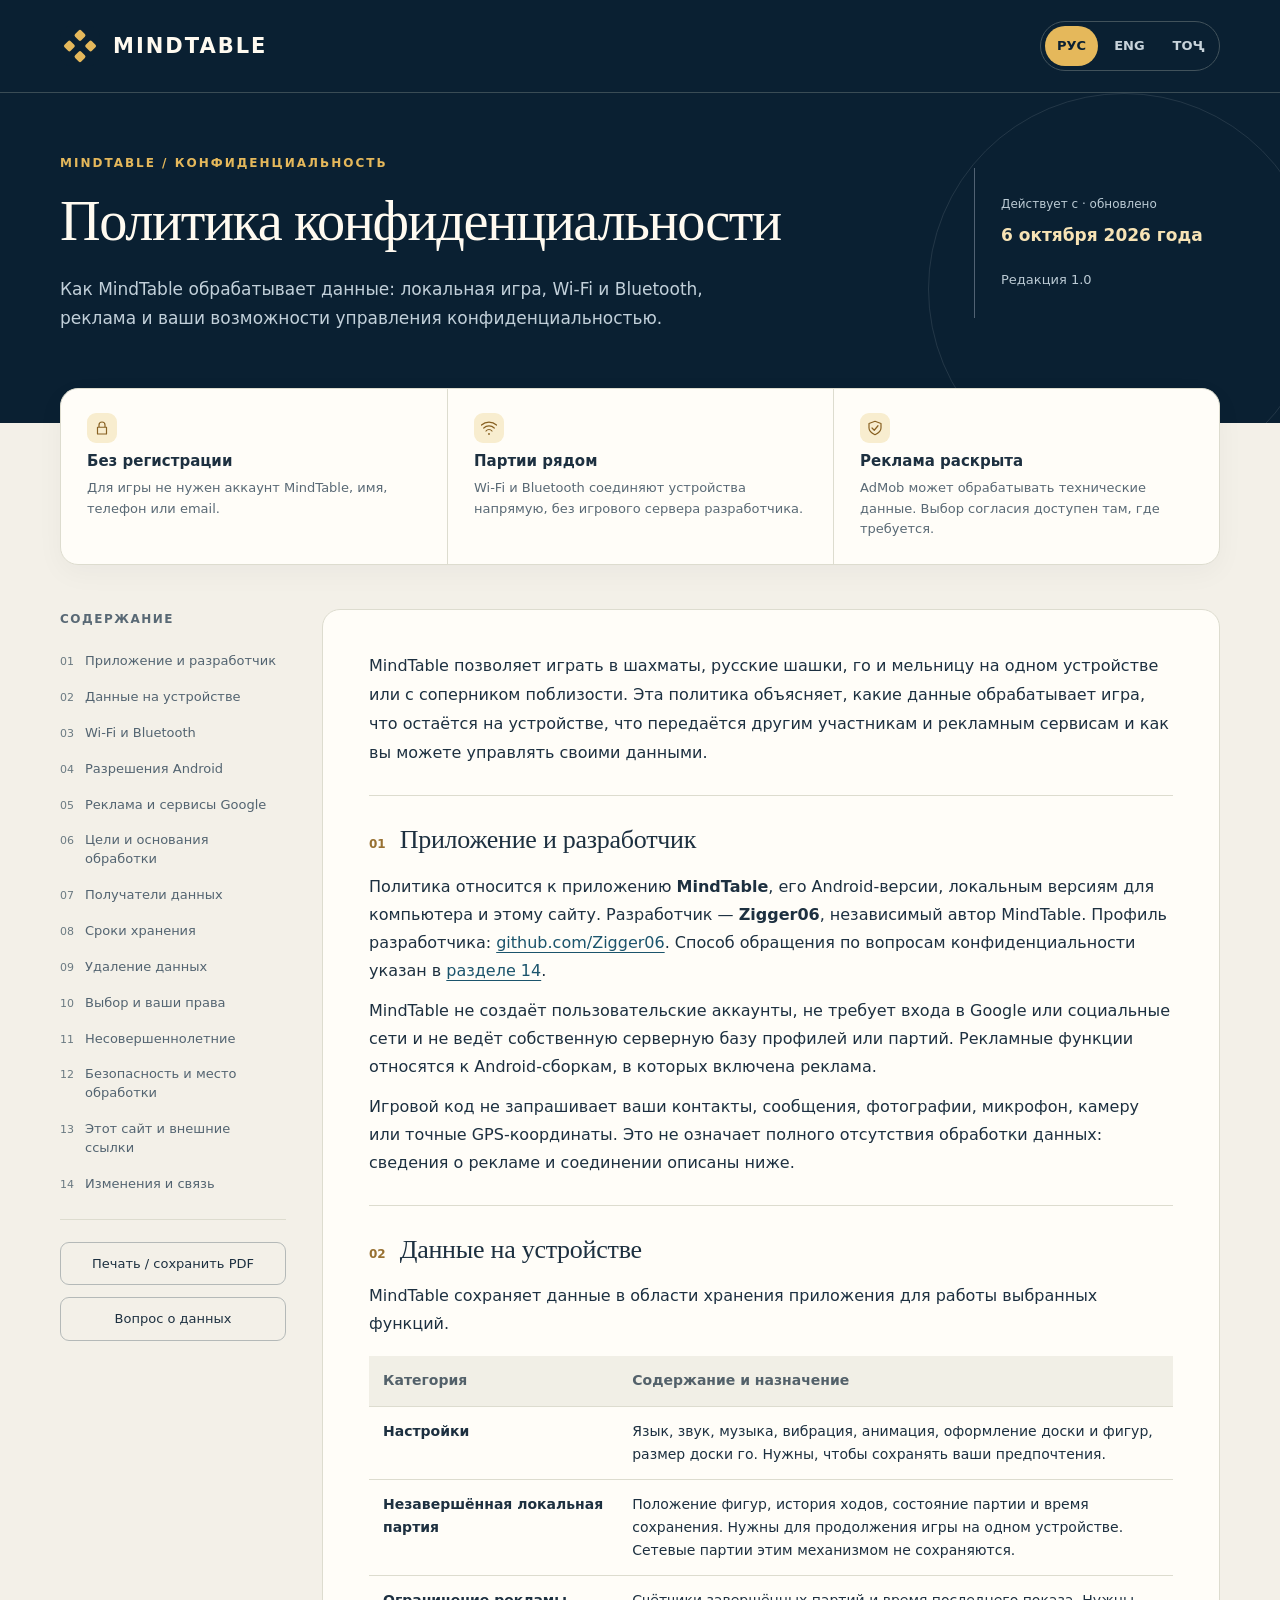
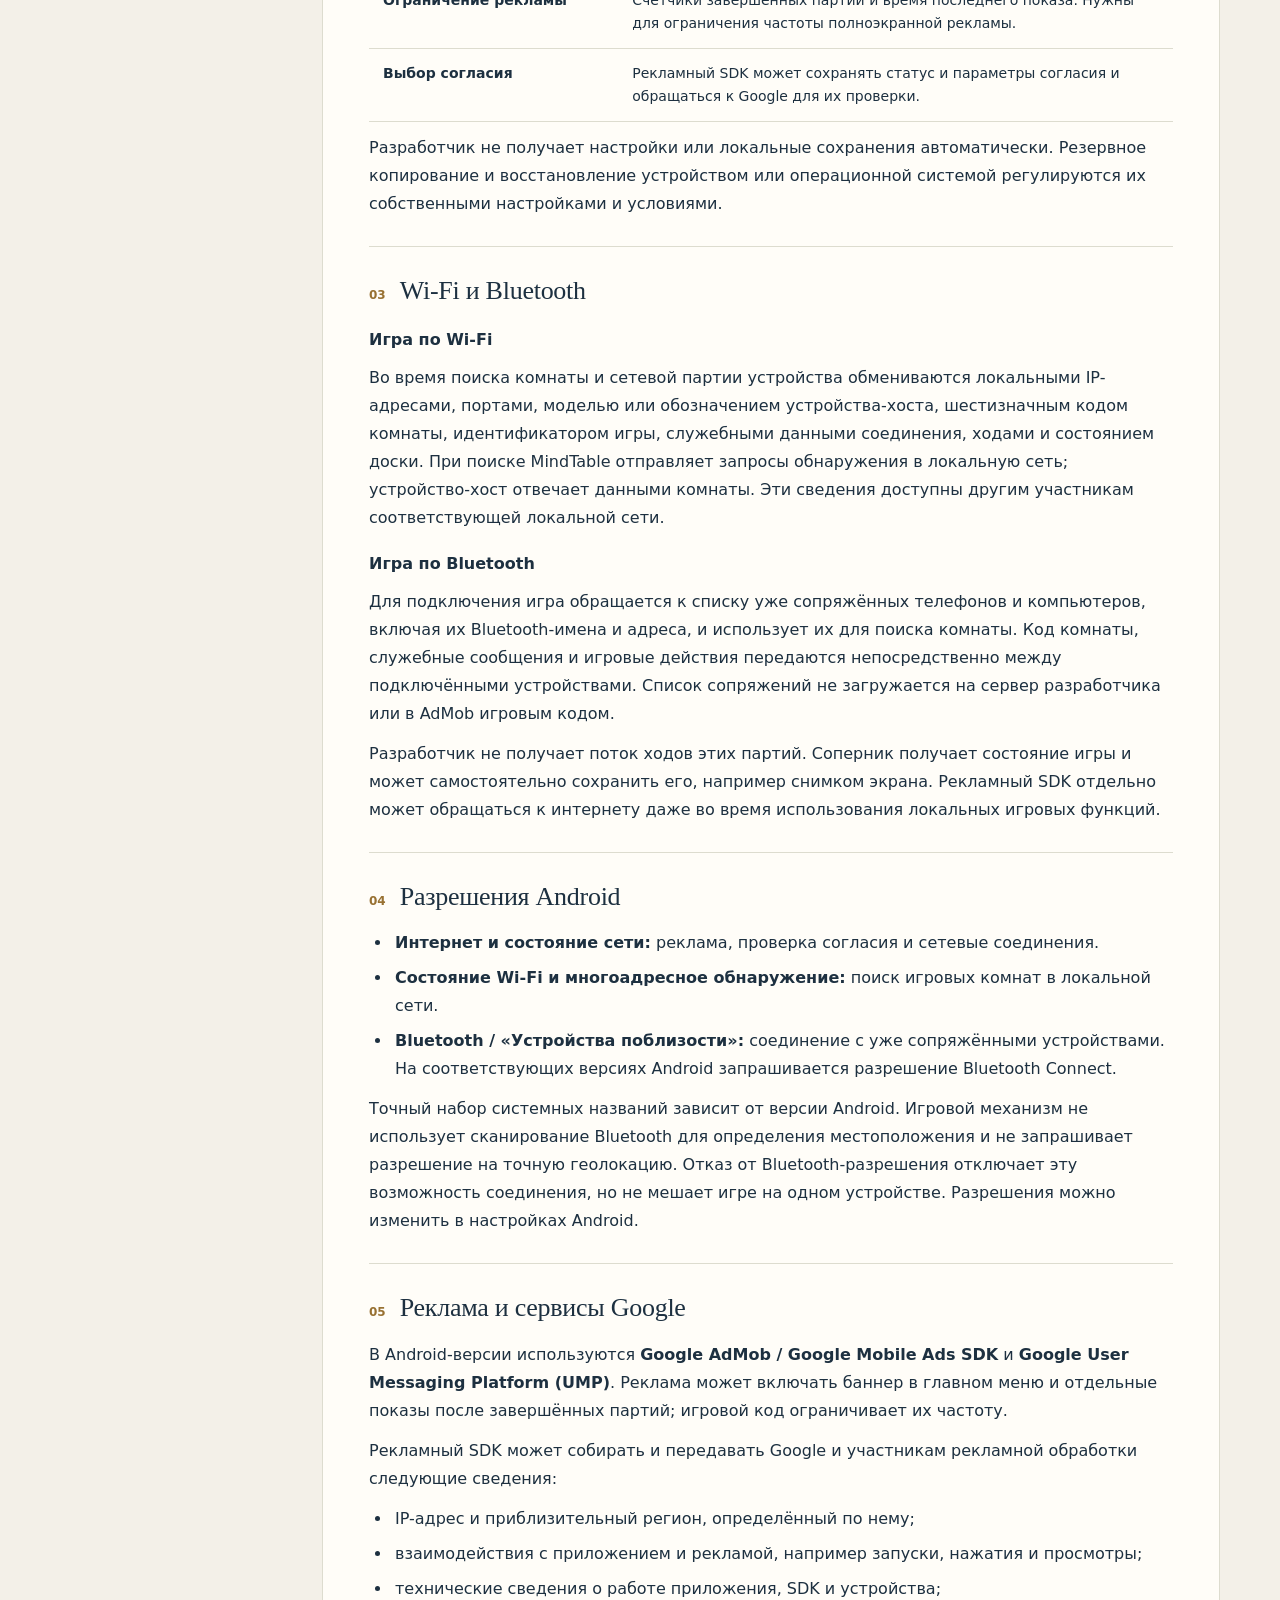
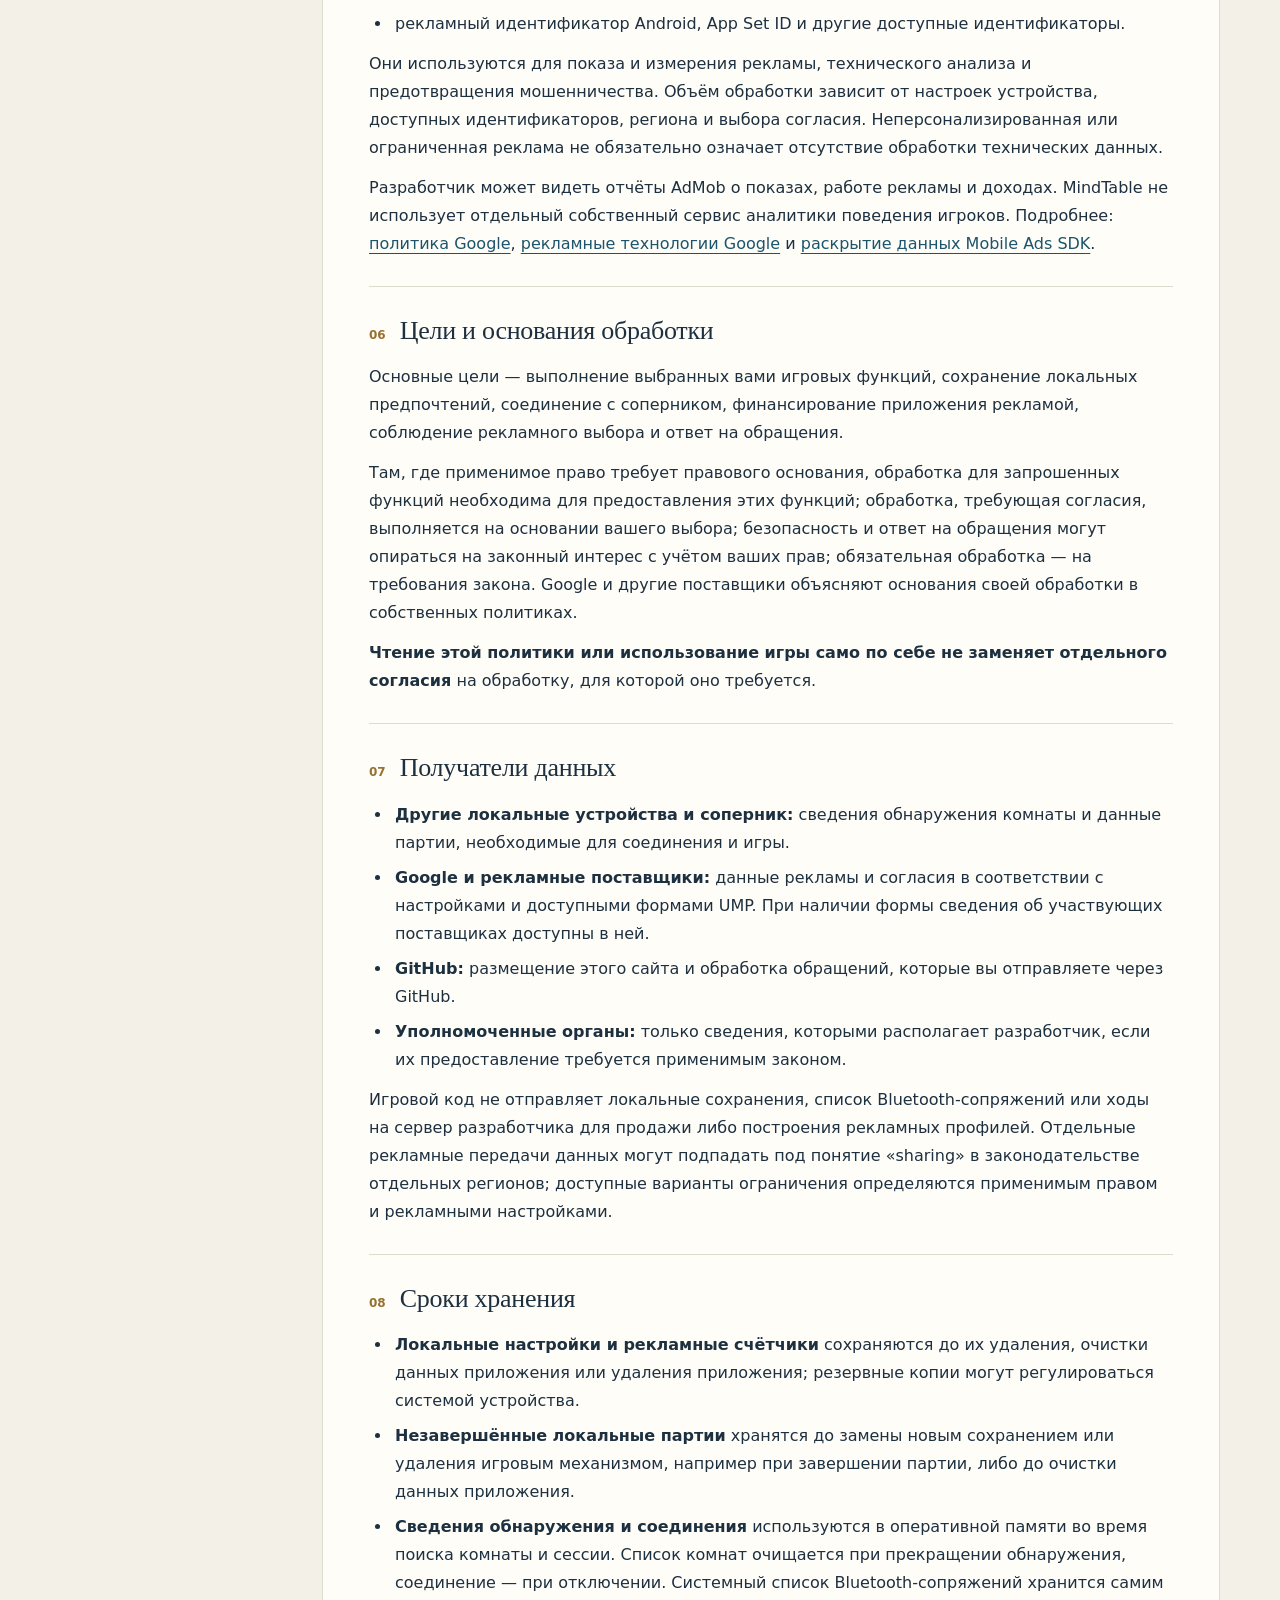
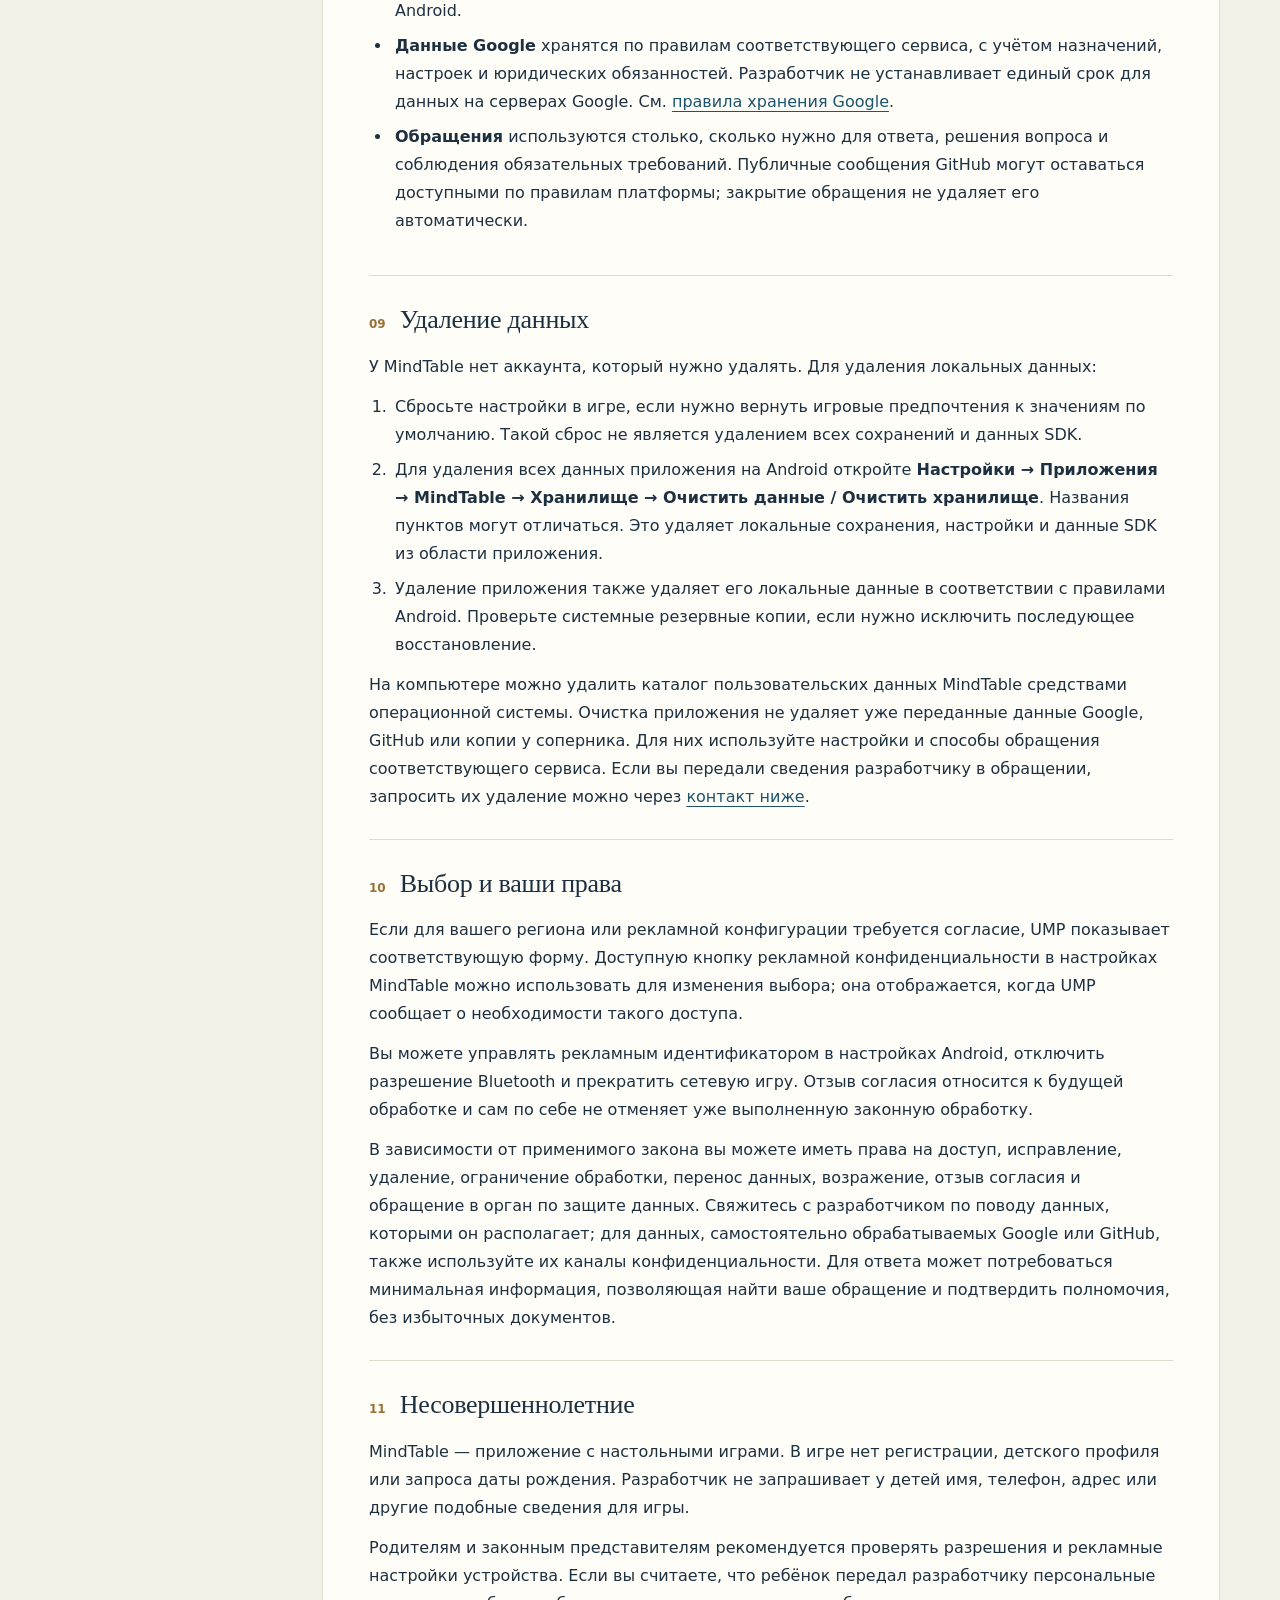
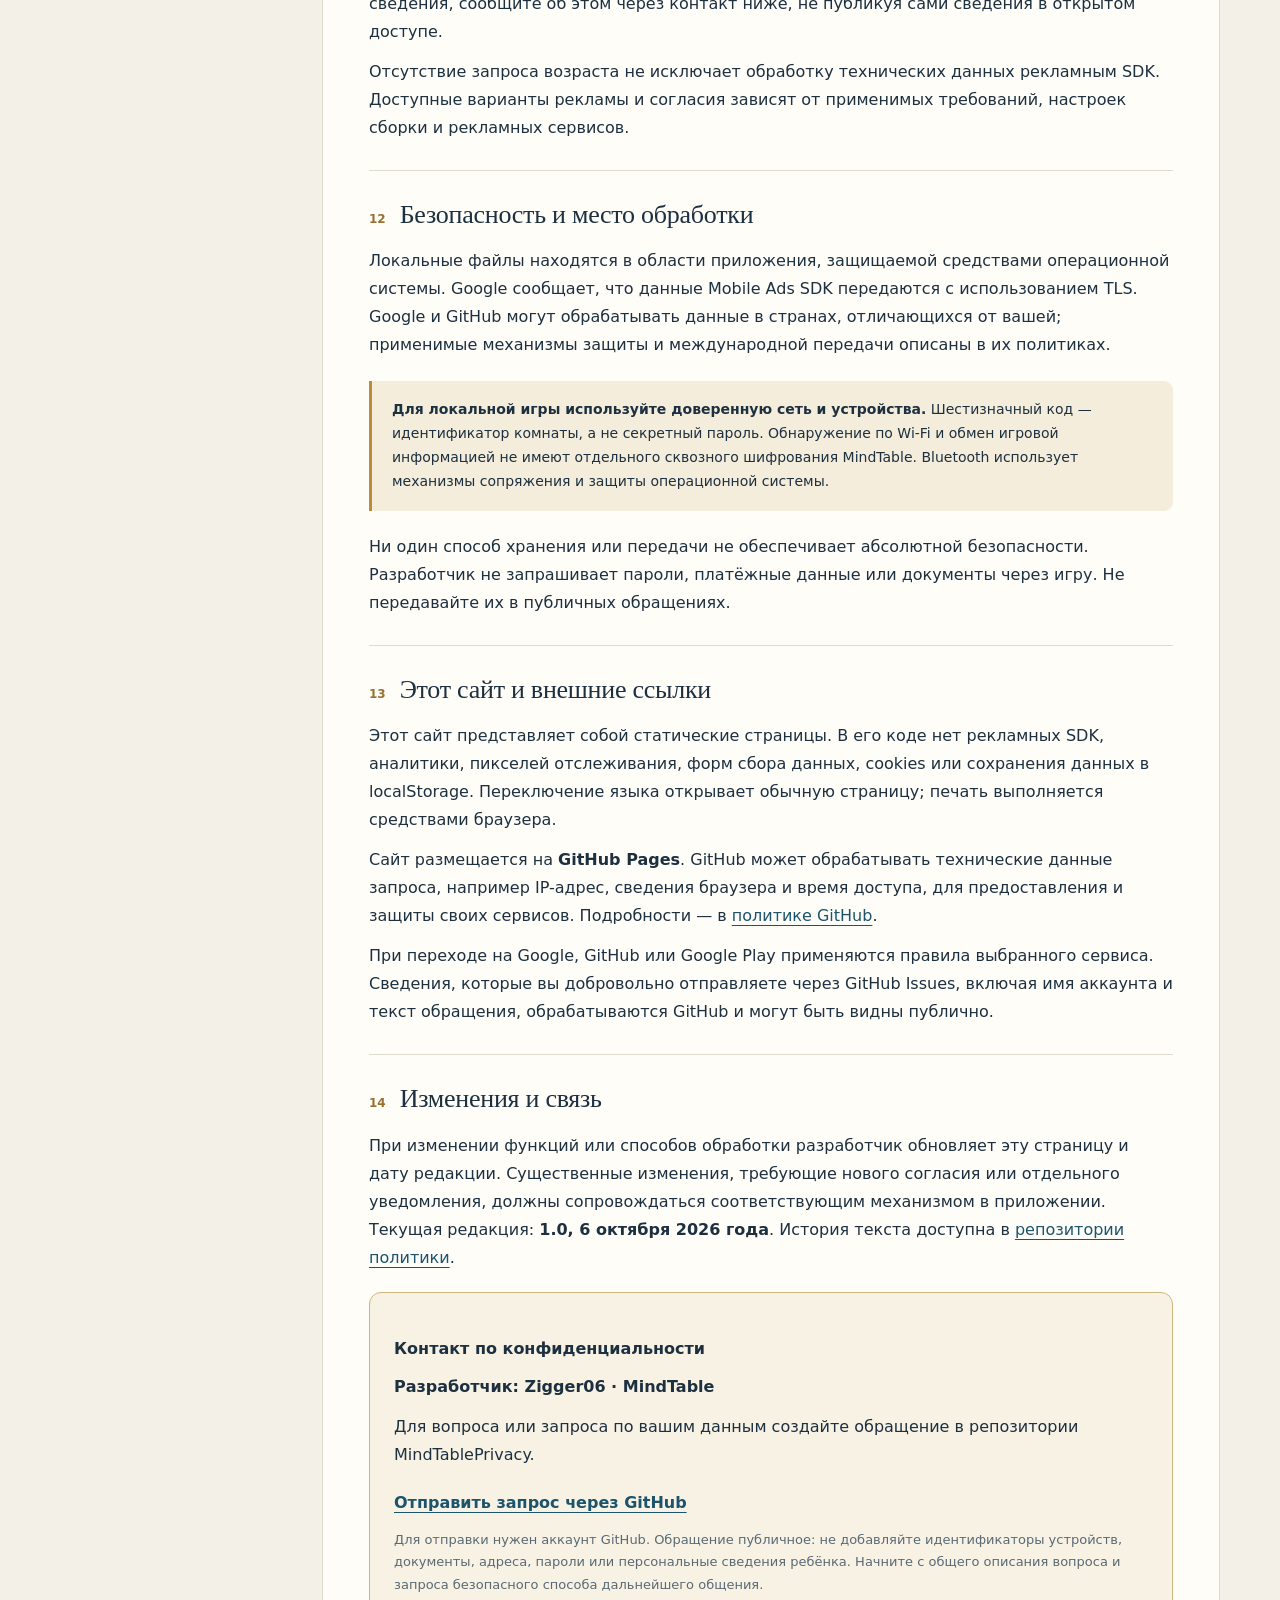
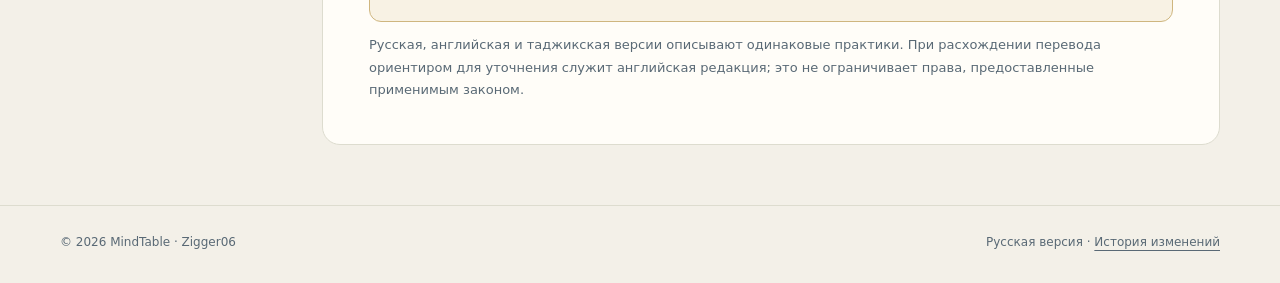
<file: index.html>
<!doctype html>
<html lang="ru">
<head>
  <meta charset="utf-8">
  <meta name="viewport" content="width=device-width, initial-scale=1">
  <meta name="description" content="Как MindTable обрабатывает данные: локальная игра, Wi‑Fi и Bluetooth, реклама и ваши возможности управления конфиденциальностью.">
  <meta name="theme-color" content="#0a2032">
  <meta name="referrer" content="strict-origin-when-cross-origin">
  <meta http-equiv="Content-Security-Policy" content="default-src 'self'; script-src 'self'; style-src 'self'; img-src 'self' data:; font-src 'self'; connect-src 'none'; object-src 'none'; base-uri 'self'; form-action 'none'">
  <title>Политика конфиденциальности — MindTable</title>
  <link rel="canonical" href="https://zigger06.github.io/MindTablePrivacy/">
  <link rel="alternate" hreflang="ru" href="https://zigger06.github.io/MindTablePrivacy/">
<link rel="alternate" hreflang="en" href="https://zigger06.github.io/MindTablePrivacy/en/">
<link rel="alternate" hreflang="tg" href="https://zigger06.github.io/MindTablePrivacy/tg/">
<link rel="alternate" hreflang="x-default" href="https://zigger06.github.io/MindTablePrivacy/en/">
  <meta property="og:type" content="website">
  <meta property="og:title" content="Политика конфиденциальности — MindTable">
  <meta property="og:description" content="Как MindTable обрабатывает данные: локальная игра, Wi‑Fi и Bluetooth, реклама и ваши возможности управления конфиденциальностью.">
  <meta property="og:url" content="https://zigger06.github.io/MindTablePrivacy/">
  <link rel="icon" type="image/svg+xml" href="assets/mark.svg">
  <link rel="stylesheet" href="assets/style.css">
  <script src="assets/site.js" defer></script>
</head>
<body>
  <a class="skip-link" href="#policy">Перейти к тексту политики</a>
  <header class="site-header">
    <div class="container header-row">
      <a class="brand" href="index.html" aria-label="MindTable"><img src="assets/mark.svg" width="40" height="40" alt="">MINDTABLE</a>
      <nav class="language-nav" aria-label="Язык политики"><a href="index.html" lang="ru" hreflang="ru" aria-current="page">РУС</a><a href="en/index.html" lang="en" hreflang="en">ENG</a><a href="tg/index.html" lang="tg" hreflang="tg">ТОҶ</a></nav>
    </div>
  </header>
  <main id="main">
    <div class="hero">
      <div class="container hero-grid">
        <div><p class="eyebrow">MindTable / Конфиденциальность</p><h1>Политика конфиденциальности</h1><p class="hero-description">Как MindTable обрабатывает данные: локальная игра, Wi‑Fi и Bluetooth, реклама и ваши возможности управления конфиденциальностью.</p></div>
        <div class="document-meta"><p><span class="meta-label">Действует с · обновлено</span><time class="meta-date" datetime="2026-10-06">6 октября 2026 года</time></p><p class="meta-version">Редакция 1.0</p></div>
      </div>
    </div>
    <div class="container overview" aria-label="Основные сведения"><div class="summary-grid"><div class="summary-item"><span class="summary-icon" aria-hidden="true"><svg viewBox="0 0 24 24" fill="none" stroke="currentColor" stroke-width="1.6" stroke-linecap="round" stroke-linejoin="round"><path d="M8 11V8a4 4 0 0 1 8 0v3M6 11h12v9H6z"/></svg></span><h2>Без регистрации</h2><p>Для игры не нужен аккаунт MindTable, имя, телефон или email.</p></div><div class="summary-item"><span class="summary-icon" aria-hidden="true"><svg viewBox="0 0 24 24" fill="none" stroke="currentColor" stroke-width="1.6" stroke-linecap="round" stroke-linejoin="round"><path d="M2 8a15 15 0 0 1 20 0M5 12a10 10 0 0 1 14 0M8 16a5 5 0 0 1 8 0"/><circle cx="12" cy="20" r=".5"/></svg></span><h2>Партии рядом</h2><p>Wi‑Fi и Bluetooth соединяют устройства напрямую, без игрового сервера разработчика.</p></div><div class="summary-item"><span class="summary-icon" aria-hidden="true"><svg viewBox="0 0 24 24" fill="none" stroke="currentColor" stroke-width="1.6" stroke-linecap="round" stroke-linejoin="round"><path d="M12 3 4 6v6c0 5 8 9 8 9s8-4 8-9V6zM8 12l3 3 5-6"/></svg></span><h2>Реклама раскрыта</h2><p>AdMob может обрабатывать технические данные. Выбор согласия доступен там, где требуется.</p></div></div></div>
    <div class="container document-layout">
      <aside class="sidebar">
        <nav aria-labelledby="toc-label"><p class="toc-heading" id="toc-label">Содержание</p><ol class="toc"><li><a href="#about"><span class="toc-number">01</span><span>Приложение и разработчик</span></a></li><li><a href="#local-data"><span class="toc-number">02</span><span>Данные на устройстве</span></a></li><li><a href="#multiplayer"><span class="toc-number">03</span><span>Wi‑Fi и Bluetooth</span></a></li><li><a href="#permissions"><span class="toc-number">04</span><span>Разрешения Android</span></a></li><li><a href="#advertising"><span class="toc-number">05</span><span>Реклама и сервисы Google</span></a></li><li><a href="#purposes"><span class="toc-number">06</span><span>Цели и основания обработки</span></a></li><li><a href="#sharing"><span class="toc-number">07</span><span>Получатели данных</span></a></li><li><a href="#retention"><span class="toc-number">08</span><span>Сроки хранения</span></a></li><li><a href="#deletion"><span class="toc-number">09</span><span>Удаление данных</span></a></li><li><a href="#choices"><span class="toc-number">10</span><span>Выбор и ваши права</span></a></li><li><a href="#children"><span class="toc-number">11</span><span>Несовершеннолетние</span></a></li><li><a href="#security"><span class="toc-number">12</span><span>Безопасность и место обработки</span></a></li><li><a href="#website"><span class="toc-number">13</span><span>Этот сайт и внешние ссылки</span></a></li><li><a href="#contact"><span class="toc-number">14</span><span>Изменения и связь</span></a></li></ol></nav>
        <div class="sidebar-actions"><button class="outline-button" type="button" data-print hidden>Печать / сохранить PDF</button><a class="outline-button" href="#contact">Вопрос о данных</a></div>
      </aside>
      <article class="policy-document" id="policy" aria-label="Политика конфиденциальности">
        <p class="document-intro">MindTable позволяет играть в шахматы, русские шашки, го и мельницу на одном устройстве или с соперником поблизости. Эта политика объясняет, какие данные обрабатывает игра, что остаётся на устройстве, что передаётся другим участникам и рекламным сервисам и как вы можете управлять своими данными.</p>
        <section class="policy-section" id="about" aria-labelledby="heading-about"><div class="section-heading"><span class="section-number" aria-hidden="true">01</span><h2 id="heading-about">Приложение и разработчик</h2></div><p>Политика относится к приложению <strong>MindTable</strong>, его Android-версии, локальным версиям для компьютера и этому сайту. Разработчик — <strong>Zigger06</strong>, независимый автор MindTable. Профиль разработчика: <a href="https://github.com/Zigger06">github.com/Zigger06</a>. Способ обращения по вопросам конфиденциальности указан в <a href="#contact">разделе 14</a>.</p>
            <p>MindTable не создаёт пользовательские аккаунты, не требует входа в Google или социальные сети и не ведёт собственную серверную базу профилей или партий. Рекламные функции относятся к Android-сборкам, в которых включена реклама.</p>
            <p>Игровой код не запрашивает ваши контакты, сообщения, фотографии, микрофон, камеру или точные GPS-координаты. Это не означает полного отсутствия обработки данных: сведения о рекламе и соединении описаны ниже.</p></section><section class="policy-section" id="local-data" aria-labelledby="heading-local-data"><div class="section-heading"><span class="section-number" aria-hidden="true">02</span><h2 id="heading-local-data">Данные на устройстве</h2></div><p>MindTable сохраняет данные в области хранения приложения для работы выбранных функций.</p>
            <table class="data-table"><thead><tr><th scope="col">Категория</th><th scope="col">Содержание и назначение</th></tr></thead><tbody>
            <tr><td><strong>Настройки</strong></td><td>Язык, звук, музыка, вибрация, анимация, оформление доски и фигур, размер доски го. Нужны, чтобы сохранять ваши предпочтения.</td></tr>
            <tr><td><strong>Незавершённая локальная партия</strong></td><td>Положение фигур, история ходов, состояние партии и время сохранения. Нужны для продолжения игры на одном устройстве. Сетевые партии этим механизмом не сохраняются.</td></tr>
            <tr><td><strong>Ограничение рекламы</strong></td><td>Счётчики завершённых партий и время последнего показа. Нужны для ограничения частоты полноэкранной рекламы.</td></tr>
            <tr><td><strong>Выбор согласия</strong></td><td>Рекламный SDK может сохранять статус и параметры согласия и обращаться к Google для их проверки.</td></tr>
            </tbody></table>
            <p>Разработчик не получает настройки или локальные сохранения автоматически. Резервное копирование и восстановление устройством или операционной системой регулируются их собственными настройками и условиями.</p></section><section class="policy-section" id="multiplayer" aria-labelledby="heading-multiplayer"><div class="section-heading"><span class="section-number" aria-hidden="true">03</span><h2 id="heading-multiplayer">Wi‑Fi и Bluetooth</h2></div><h3>Игра по Wi‑Fi</h3><p>Во время поиска комнаты и сетевой партии устройства обмениваются локальными IP-адресами, портами, моделью или обозначением устройства-хоста, шестизначным кодом комнаты, идентификатором игры, служебными данными соединения, ходами и состоянием доски. При поиске MindTable отправляет запросы обнаружения в локальную сеть; устройство-хост отвечает данными комнаты. Эти сведения доступны другим участникам соответствующей локальной сети.</p>
            <h3>Игра по Bluetooth</h3><p>Для подключения игра обращается к списку уже сопряжённых телефонов и компьютеров, включая их Bluetooth-имена и адреса, и использует их для поиска комнаты. Код комнаты, служебные сообщения и игровые действия передаются непосредственно между подключёнными устройствами. Список сопряжений не загружается на сервер разработчика или в AdMob игровым кодом.</p>
            <p>Разработчик не получает поток ходов этих партий. Соперник получает состояние игры и может самостоятельно сохранить его, например снимком экрана. Рекламный SDK отдельно может обращаться к интернету даже во время использования локальных игровых функций.</p></section><section class="policy-section" id="permissions" aria-labelledby="heading-permissions"><div class="section-heading"><span class="section-number" aria-hidden="true">04</span><h2 id="heading-permissions">Разрешения Android</h2></div><ul><li><strong>Интернет и состояние сети:</strong> реклама, проверка согласия и сетевые соединения.</li><li><strong>Состояние Wi‑Fi и многоадресное обнаружение:</strong> поиск игровых комнат в локальной сети.</li><li><strong>Bluetooth / «Устройства поблизости»:</strong> соединение с уже сопряжёнными устройствами. На соответствующих версиях Android запрашивается разрешение Bluetooth Connect.</li></ul>
            <p>Точный набор системных названий зависит от версии Android. Игровой механизм не использует сканирование Bluetooth для определения местоположения и не запрашивает разрешение на точную геолокацию. Отказ от Bluetooth-разрешения отключает эту возможность соединения, но не мешает игре на одном устройстве. Разрешения можно изменить в настройках Android.</p></section><section class="policy-section" id="advertising" aria-labelledby="heading-advertising"><div class="section-heading"><span class="section-number" aria-hidden="true">05</span><h2 id="heading-advertising">Реклама и сервисы Google</h2></div><p>В Android-версии используются <strong>Google AdMob / Google Mobile Ads SDK</strong> и <strong>Google User Messaging Platform (UMP)</strong>. Реклама может включать баннер в главном меню и отдельные показы после завершённых партий; игровой код ограничивает их частоту.</p>
            <p>Рекламный SDK может собирать и передавать Google и участникам рекламной обработки следующие сведения:</p>
            <ul><li>IP-адрес и приблизительный регион, определённый по нему;</li><li>взаимодействия с приложением и рекламой, например запуски, нажатия и просмотры;</li><li>технические сведения о работе приложения, SDK и устройства;</li><li>рекламный идентификатор Android, App Set ID и другие доступные идентификаторы.</li></ul>
            <p>Они используются для показа и измерения рекламы, технического анализа и предотвращения мошенничества. Объём обработки зависит от настроек устройства, доступных идентификаторов, региона и выбора согласия. Неперсонализированная или ограниченная реклама не обязательно означает отсутствие обработки технических данных.</p>
            <p>Разработчик может видеть отчёты AdMob о показах, работе рекламы и доходах. MindTable не использует отдельный собственный сервис аналитики поведения игроков. Подробнее: <a href="https://policies.google.com/privacy?hl=ru">политика Google</a>, <a href="https://policies.google.com/technologies/ads?hl=ru">рекламные технологии Google</a> и <a href="https://developers.google.com/admob/android/privacy/play-data-disclosure?hl=ru">раскрытие данных Mobile Ads SDK</a>.</p></section><section class="policy-section" id="purposes" aria-labelledby="heading-purposes"><div class="section-heading"><span class="section-number" aria-hidden="true">06</span><h2 id="heading-purposes">Цели и основания обработки</h2></div><p>Основные цели — выполнение выбранных вами игровых функций, сохранение локальных предпочтений, соединение с соперником, финансирование приложения рекламой, соблюдение рекламного выбора и ответ на обращения.</p>
            <p>Там, где применимое право требует правового основания, обработка для запрошенных функций необходима для предоставления этих функций; обработка, требующая согласия, выполняется на основании вашего выбора; безопасность и ответ на обращения могут опираться на законный интерес с учётом ваших прав; обязательная обработка — на требования закона. Google и другие поставщики объясняют основания своей обработки в собственных политиках.</p>
            <p><strong>Чтение этой политики или использование игры само по себе не заменяет отдельного согласия</strong> на обработку, для которой оно требуется.</p></section><section class="policy-section" id="sharing" aria-labelledby="heading-sharing"><div class="section-heading"><span class="section-number" aria-hidden="true">07</span><h2 id="heading-sharing">Получатели данных</h2></div><ul><li><strong>Другие локальные устройства и соперник:</strong> сведения обнаружения комнаты и данные партии, необходимые для соединения и игры.</li><li><strong>Google и рекламные поставщики:</strong> данные рекламы и согласия в соответствии с настройками и доступными формами UMP. При наличии формы сведения об участвующих поставщиках доступны в ней.</li><li><strong>GitHub:</strong> размещение этого сайта и обработка обращений, которые вы отправляете через GitHub.</li><li><strong>Уполномоченные органы:</strong> только сведения, которыми располагает разработчик, если их предоставление требуется применимым законом.</li></ul>
            <p>Игровой код не отправляет локальные сохранения, список Bluetooth-сопряжений или ходы на сервер разработчика для продажи либо построения рекламных профилей. Отдельные рекламные передачи данных могут подпадать под понятие «sharing» в законодательстве отдельных регионов; доступные варианты ограничения определяются применимым правом и рекламными настройками.</p></section><section class="policy-section" id="retention" aria-labelledby="heading-retention"><div class="section-heading"><span class="section-number" aria-hidden="true">08</span><h2 id="heading-retention">Сроки хранения</h2></div><ul><li><strong>Локальные настройки и рекламные счётчики</strong> сохраняются до их удаления, очистки данных приложения или удаления приложения; резервные копии могут регулироваться системой устройства.</li><li><strong>Незавершённые локальные партии</strong> хранятся до замены новым сохранением или удаления игровым механизмом, например при завершении партии, либо до очистки данных приложения.</li><li><strong>Сведения обнаружения и соединения</strong> используются в оперативной памяти во время поиска комнаты и сессии. Список комнат очищается при прекращении обнаружения, соединение — при отключении. Системный список Bluetooth-сопряжений хранится самим Android.</li><li><strong>Данные Google</strong> хранятся по правилам соответствующего сервиса, с учётом назначений, настроек и юридических обязанностей. Разработчик не устанавливает единый срок для данных на серверах Google. См. <a href="https://policies.google.com/technologies/retention?hl=ru">правила хранения Google</a>.</li><li><strong>Обращения</strong> используются столько, сколько нужно для ответа, решения вопроса и соблюдения обязательных требований. Публичные сообщения GitHub могут оставаться доступными по правилам платформы; закрытие обращения не удаляет его автоматически.</li></ul></section><section class="policy-section" id="deletion" aria-labelledby="heading-deletion"><div class="section-heading"><span class="section-number" aria-hidden="true">09</span><h2 id="heading-deletion">Удаление данных</h2></div><p>У MindTable нет аккаунта, который нужно удалять. Для удаления локальных данных:</p>
            <ol><li>Сбросьте настройки в игре, если нужно вернуть игровые предпочтения к значениям по умолчанию. Такой сброс не является удалением всех сохранений и данных SDK.</li><li>Для удаления всех данных приложения на Android откройте <strong>Настройки → Приложения → MindTable → Хранилище → Очистить данные / Очистить хранилище</strong>. Названия пунктов могут отличаться. Это удаляет локальные сохранения, настройки и данные SDK из области приложения.</li><li>Удаление приложения также удаляет его локальные данные в соответствии с правилами Android. Проверьте системные резервные копии, если нужно исключить последующее восстановление.</li></ol>
            <p>На компьютере можно удалить каталог пользовательских данных MindTable средствами операционной системы. Очистка приложения не удаляет уже переданные данные Google, GitHub или копии у соперника. Для них используйте настройки и способы обращения соответствующего сервиса. Если вы передали сведения разработчику в обращении, запросить их удаление можно через <a href="#contact">контакт ниже</a>.</p></section><section class="policy-section" id="choices" aria-labelledby="heading-choices"><div class="section-heading"><span class="section-number" aria-hidden="true">10</span><h2 id="heading-choices">Выбор и ваши права</h2></div><p>Если для вашего региона или рекламной конфигурации требуется согласие, UMP показывает соответствующую форму. Доступную кнопку рекламной конфиденциальности в настройках MindTable можно использовать для изменения выбора; она отображается, когда UMP сообщает о необходимости такого доступа.</p>
            <p>Вы можете управлять рекламным идентификатором в настройках Android, отключить разрешение Bluetooth и прекратить сетевую игру. Отзыв согласия относится к будущей обработке и сам по себе не отменяет уже выполненную законную обработку.</p>
            <p>В зависимости от применимого закона вы можете иметь права на доступ, исправление, удаление, ограничение обработки, перенос данных, возражение, отзыв согласия и обращение в орган по защите данных. Свяжитесь с разработчиком по поводу данных, которыми он располагает; для данных, самостоятельно обрабатываемых Google или GitHub, также используйте их каналы конфиденциальности. Для ответа может потребоваться минимальная информация, позволяющая найти ваше обращение и подтвердить полномочия, без избыточных документов.</p></section><section class="policy-section" id="children" aria-labelledby="heading-children"><div class="section-heading"><span class="section-number" aria-hidden="true">11</span><h2 id="heading-children">Несовершеннолетние</h2></div><p>MindTable — приложение с настольными играми. В игре нет регистрации, детского профиля или запроса даты рождения. Разработчик не запрашивает у детей имя, телефон, адрес или другие подобные сведения для игры.</p>
            <p>Родителям и законным представителям рекомендуется проверять разрешения и рекламные настройки устройства. Если вы считаете, что ребёнок передал разработчику персональные сведения, сообщите об этом через контакт ниже, не публикуя сами сведения в открытом доступе.</p>
            <p>Отсутствие запроса возраста не исключает обработку технических данных рекламным SDK. Доступные варианты рекламы и согласия зависят от применимых требований, настроек сборки и рекламных сервисов.</p></section><section class="policy-section" id="security" aria-labelledby="heading-security"><div class="section-heading"><span class="section-number" aria-hidden="true">12</span><h2 id="heading-security">Безопасность и место обработки</h2></div><p>Локальные файлы находятся в области приложения, защищаемой средствами операционной системы. Google сообщает, что данные Mobile Ads SDK передаются с использованием TLS. Google и GitHub могут обрабатывать данные в странах, отличающихся от вашей; применимые механизмы защиты и международной передачи описаны в их политиках.</p>
            <div class="callout"><p><strong>Для локальной игры используйте доверенную сеть и устройства.</strong> Шестизначный код — идентификатор комнаты, а не секретный пароль. Обнаружение по Wi‑Fi и обмен игровой информацией не имеют отдельного сквозного шифрования MindTable. Bluetooth использует механизмы сопряжения и защиты операционной системы.</p></div>
            <p>Ни один способ хранения или передачи не обеспечивает абсолютной безопасности. Разработчик не запрашивает пароли, платёжные данные или документы через игру. Не передавайте их в публичных обращениях.</p></section><section class="policy-section" id="website" aria-labelledby="heading-website"><div class="section-heading"><span class="section-number" aria-hidden="true">13</span><h2 id="heading-website">Этот сайт и внешние ссылки</h2></div><p>Этот сайт представляет собой статические страницы. В его коде нет рекламных SDK, аналитики, пикселей отслеживания, форм сбора данных, cookies или сохранения данных в localStorage. Переключение языка открывает обычную страницу; печать выполняется средствами браузера.</p>
            <p>Сайт размещается на <strong>GitHub Pages</strong>. GitHub может обрабатывать технические данные запроса, например IP-адрес, сведения браузера и время доступа, для предоставления и защиты своих сервисов. Подробности — в <a href="https://docs.github.com/en/site-policy/privacy-policies/github-general-privacy-statement">политике GitHub</a>.</p>
            <p>При переходе на Google, GitHub или Google Play применяются правила выбранного сервиса. Сведения, которые вы добровольно отправляете через GitHub Issues, включая имя аккаунта и текст обращения, обрабатываются GitHub и могут быть видны публично.</p></section><section class="policy-section" id="contact" aria-labelledby="heading-contact"><div class="section-heading"><span class="section-number" aria-hidden="true">14</span><h2 id="heading-contact">Изменения и связь</h2></div><p>При изменении функций или способов обработки разработчик обновляет эту страницу и дату редакции. Существенные изменения, требующие нового согласия или отдельного уведомления, должны сопровождаться соответствующим механизмом в приложении. Текущая редакция: <strong>1.0, 6 октября 2026 года</strong>. История текста доступна в <a href="https://github.com/Zigger06/MindTablePrivacy/commits/main/">репозитории политики</a>.</p>
            <div class="contact-box"><h3>Контакт по конфиденциальности</h3><p><strong>Разработчик: Zigger06 · MindTable</strong></p><p>Для вопроса или запроса по вашим данным создайте обращение в репозитории MindTablePrivacy.</p><a class="contact-link" href="https://github.com/Zigger06/MindTablePrivacy/issues/new?title=MindTable%20privacy%20request">Отправить запрос через GitHub</a><p class="small">Для отправки нужен аккаунт GitHub. Обращение публичное: не добавляйте идентификаторы устройств, документы, адреса, пароли или персональные сведения ребёнка. Начните с общего описания вопроса и запроса безопасного способа дальнейшего общения.</p></div>
            <p class="small">Русская, английская и таджикская версии описывают одинаковые практики. При расхождении перевода ориентиром для уточнения служит английская редакция; это не ограничивает права, предоставленные применимым законом.</p></section>
      </article>
    </div>
  </main>
  <footer class="site-footer"><div class="container footer-row"><p>© 2026 MindTable · Zigger06</p><p>Русская версия · <a href="https://github.com/Zigger06/MindTablePrivacy">История изменений</a></p></div></footer>
</body>
</html>
</file>
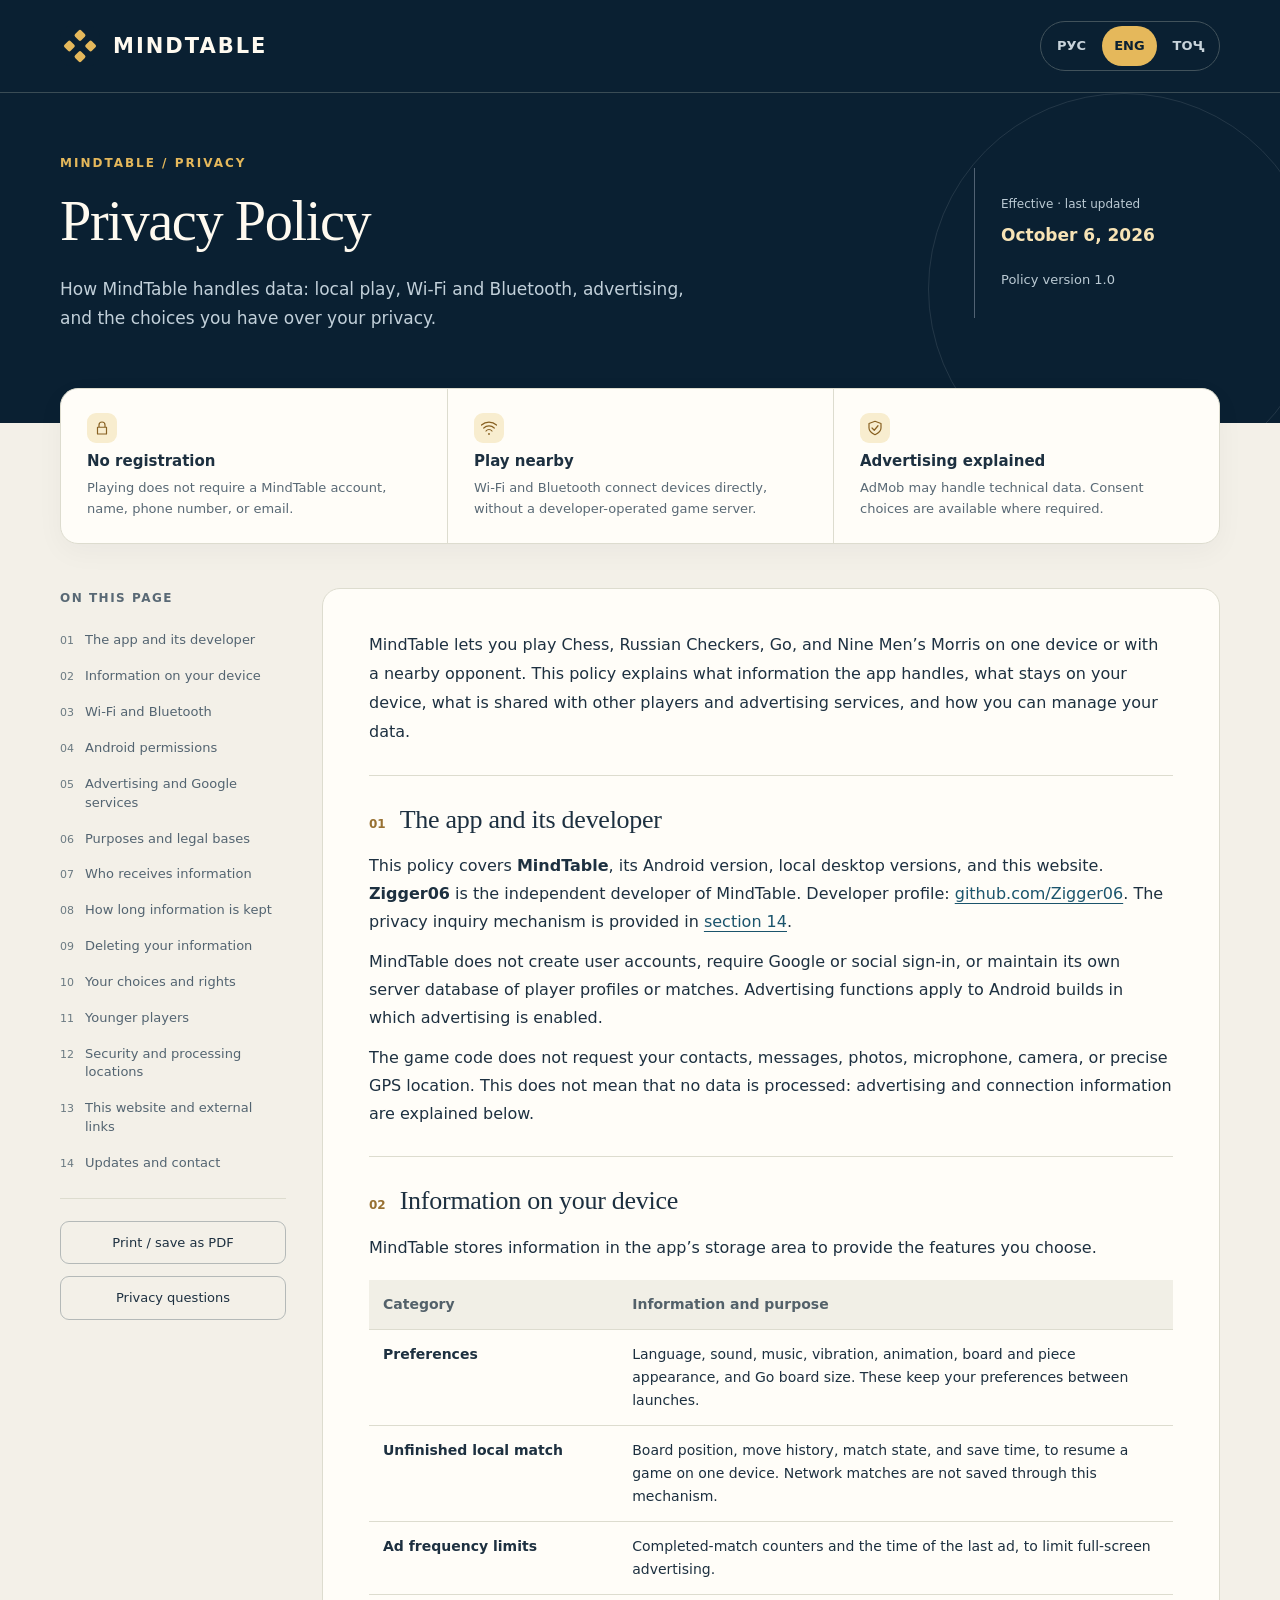
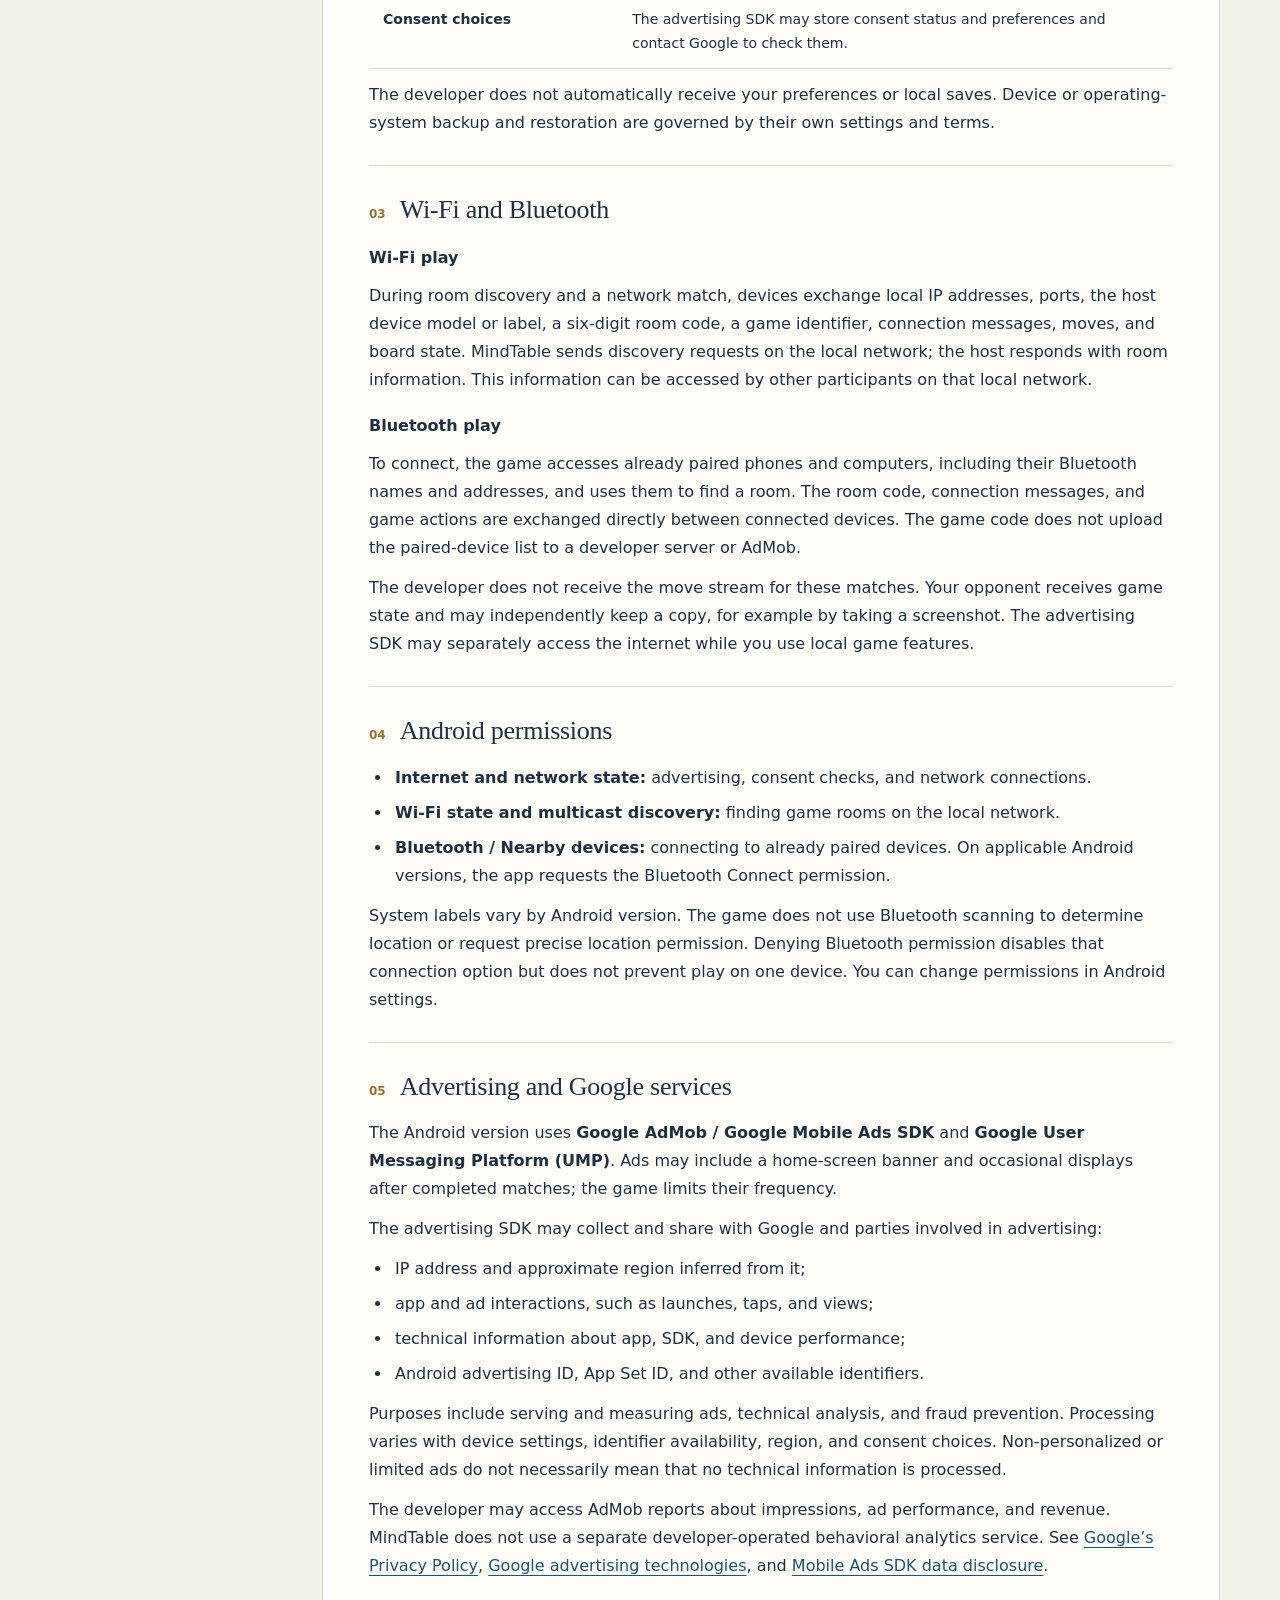
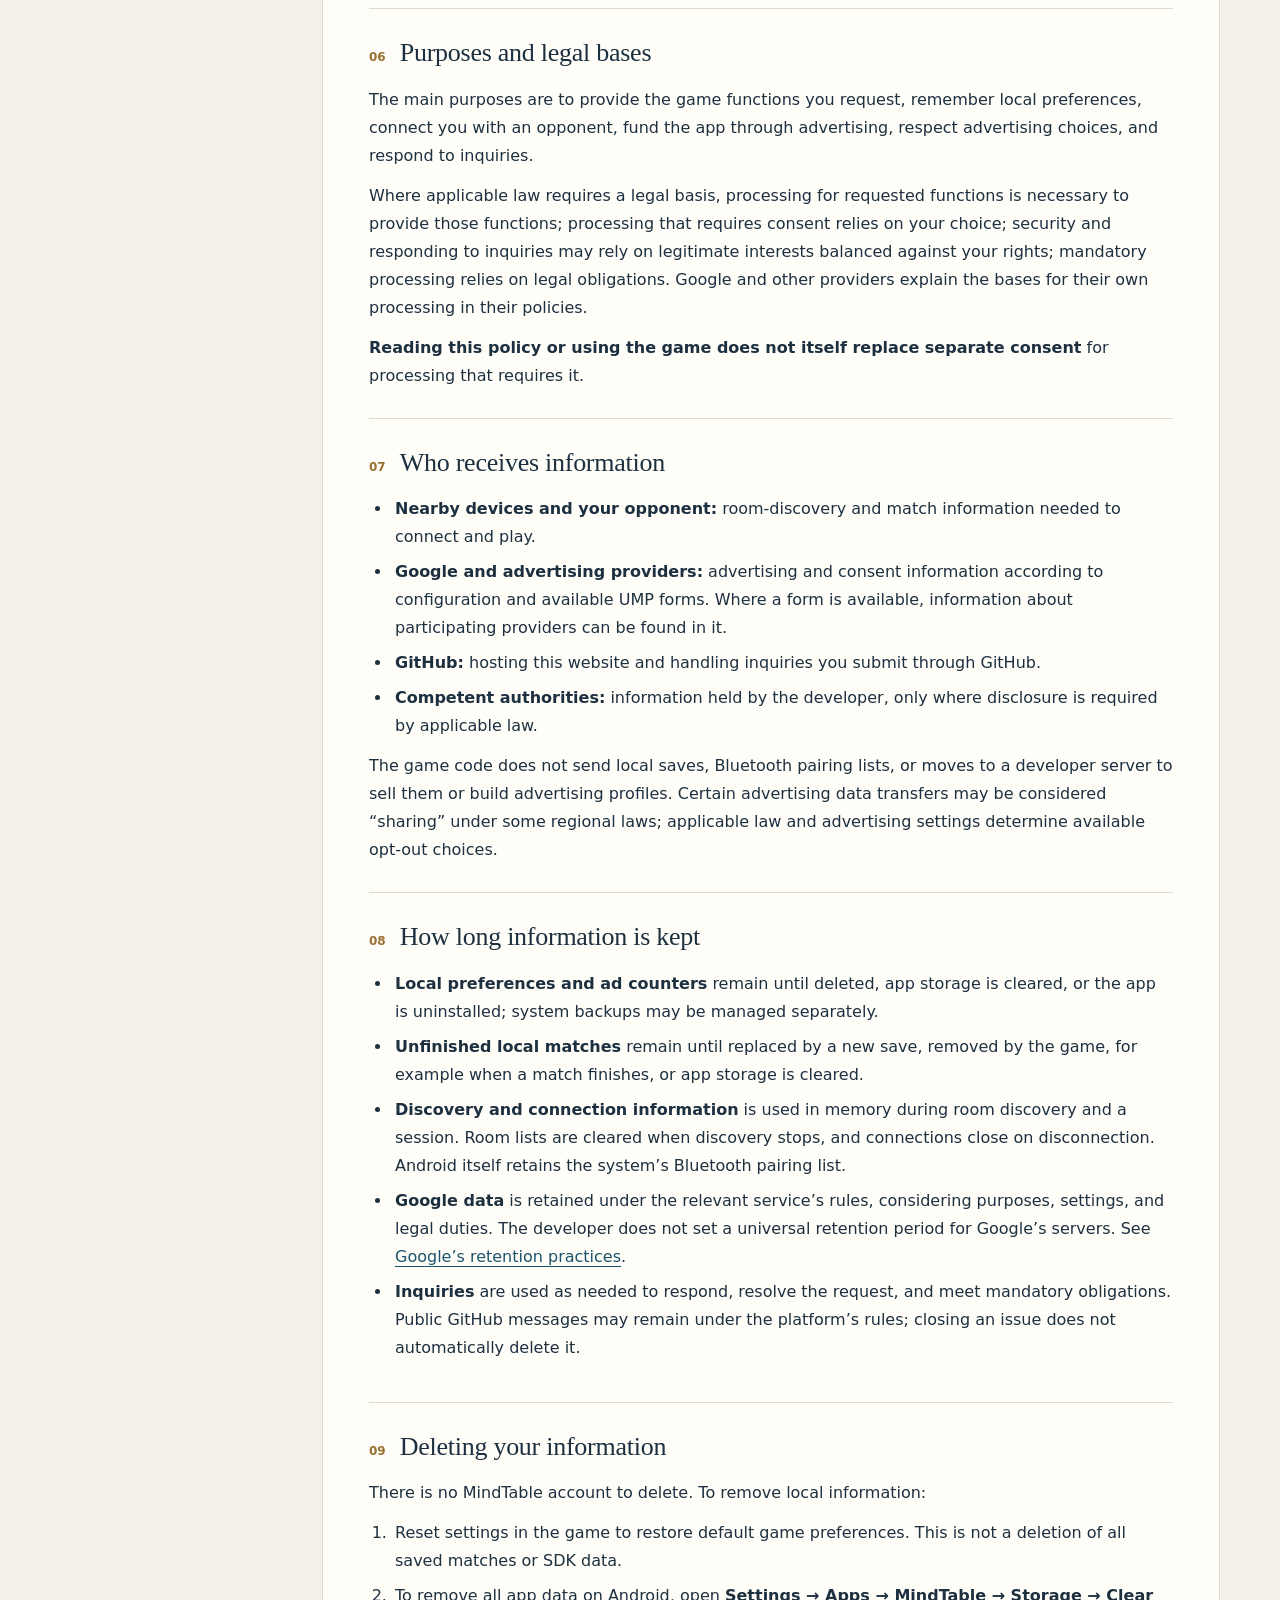
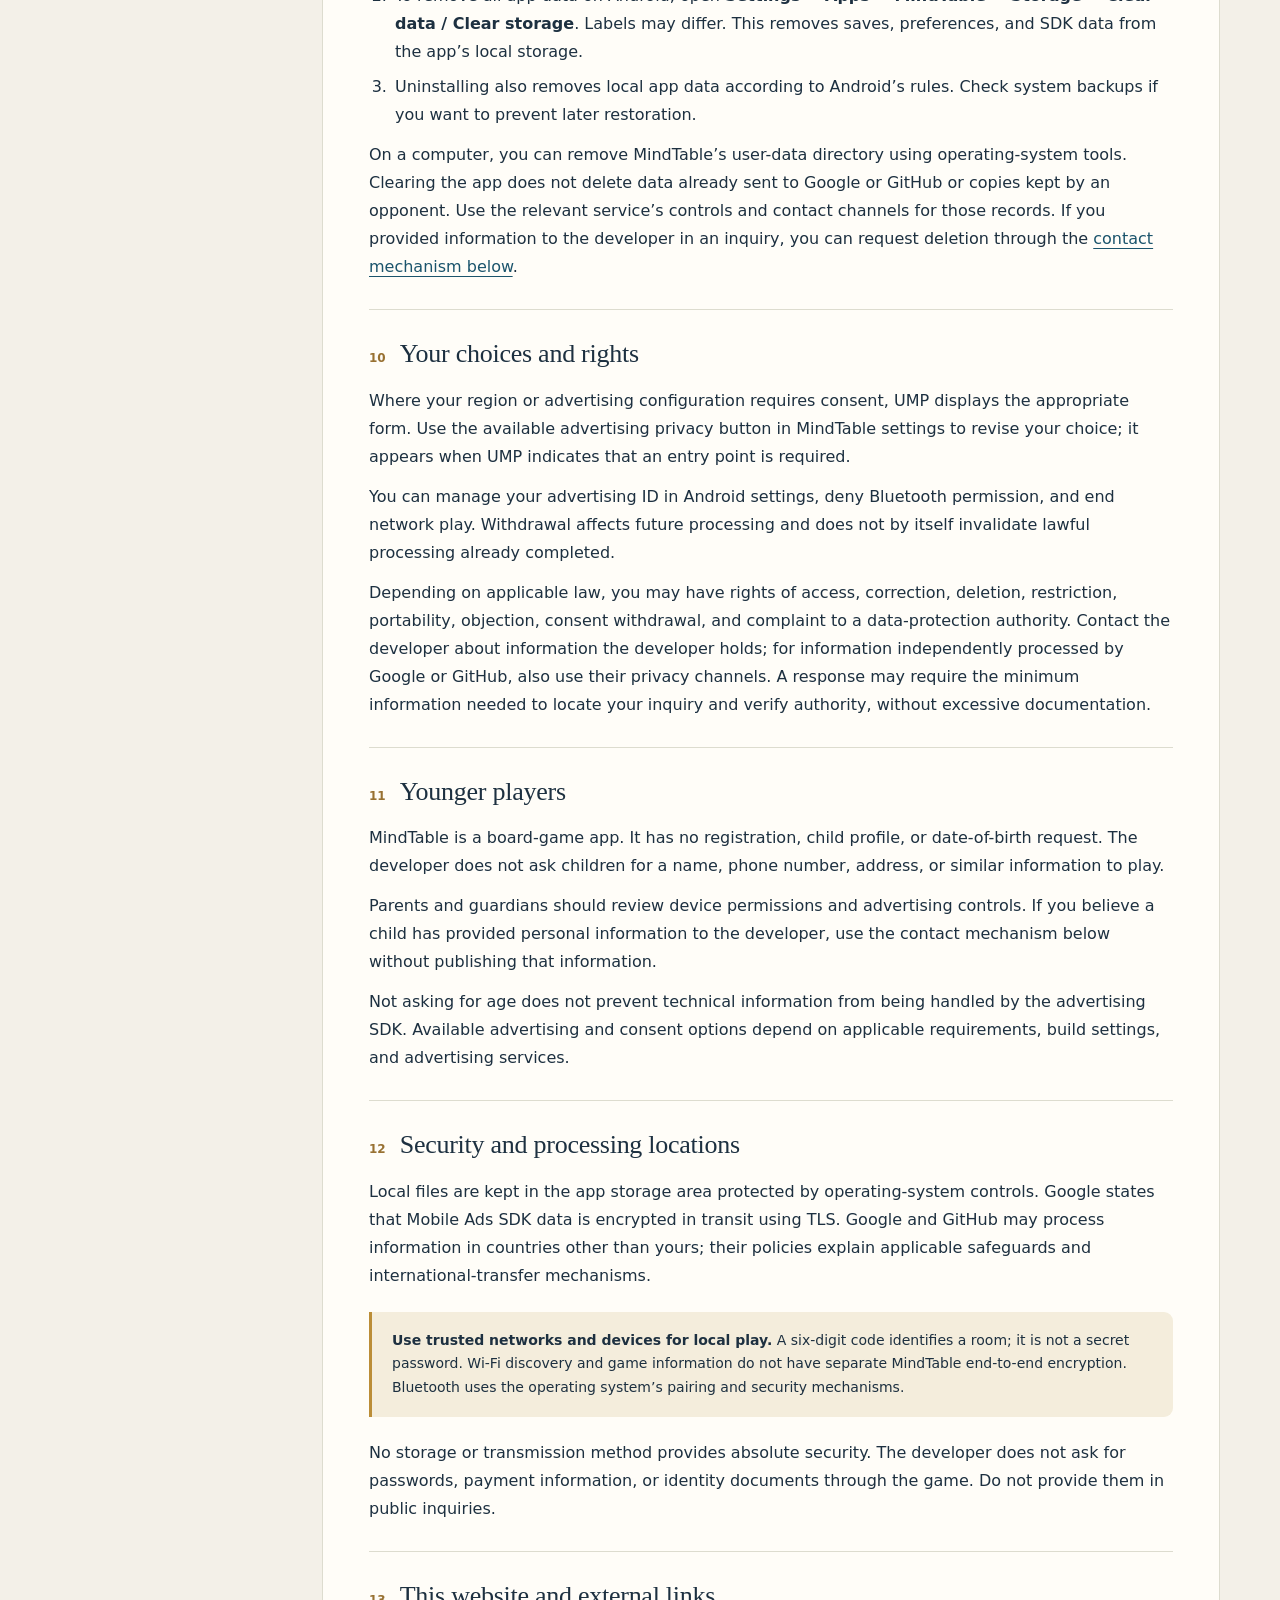
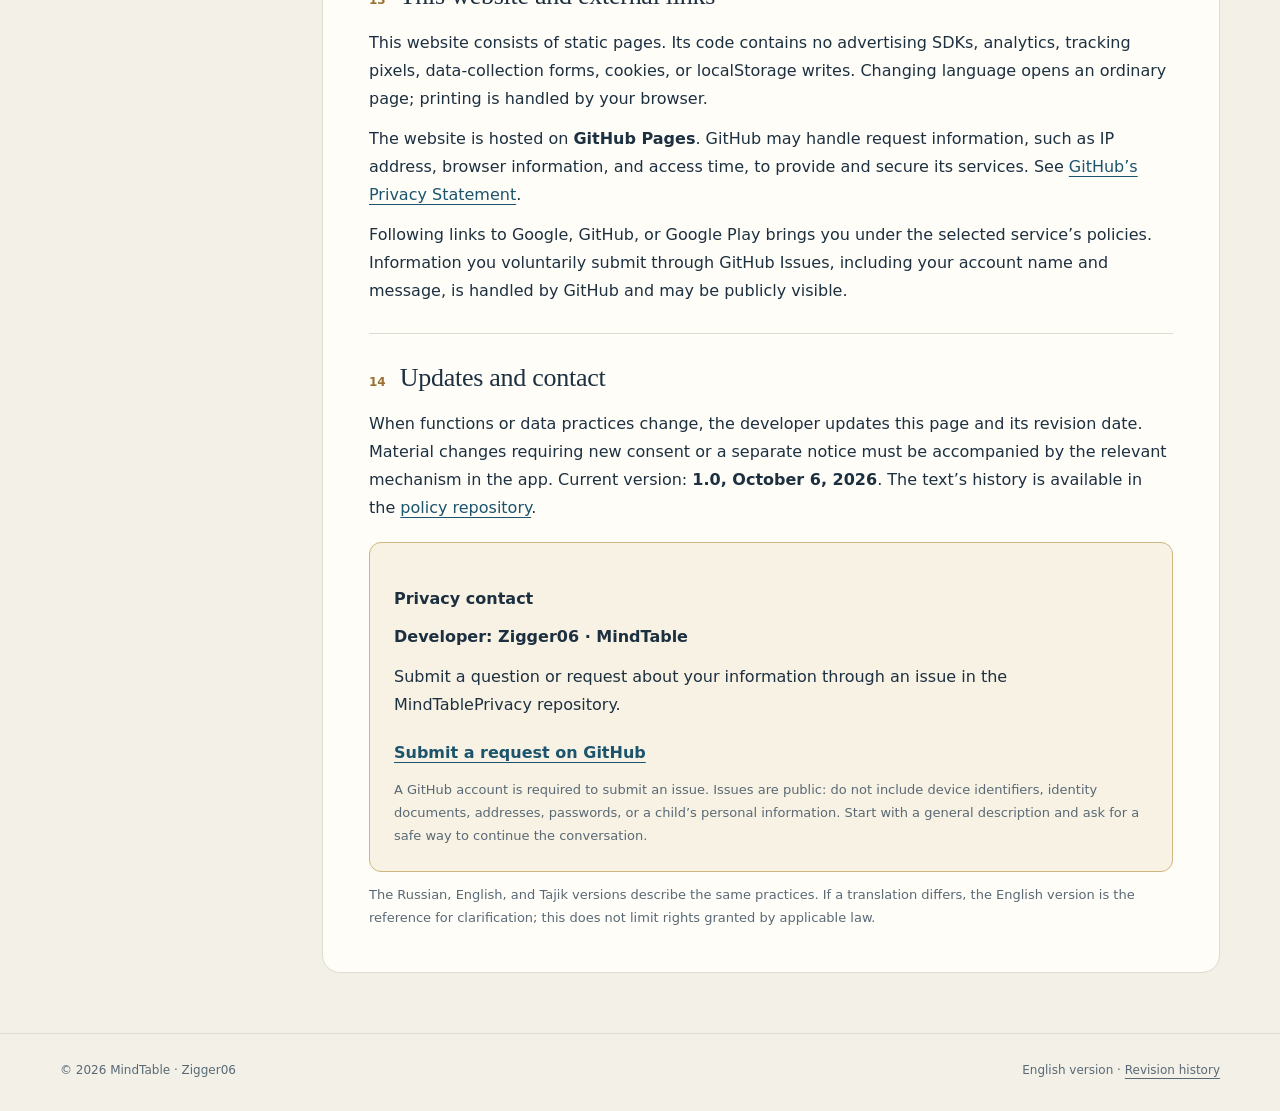
<file: en/index.html>
<!doctype html>
<html lang="en">
<head>
  <meta charset="utf-8">
  <meta name="viewport" content="width=device-width, initial-scale=1">
  <meta name="description" content="How MindTable handles data: local play, Wi‑Fi and Bluetooth, advertising, and the choices you have over your privacy.">
  <meta name="theme-color" content="#0a2032">
  <meta name="referrer" content="strict-origin-when-cross-origin">
  <meta http-equiv="Content-Security-Policy" content="default-src 'self'; script-src 'self'; style-src 'self'; img-src 'self' data:; font-src 'self'; connect-src 'none'; object-src 'none'; base-uri 'self'; form-action 'none'">
  <title>Privacy Policy — MindTable</title>
  <link rel="canonical" href="https://zigger06.github.io/MindTablePrivacy/en/">
  <link rel="alternate" hreflang="ru" href="https://zigger06.github.io/MindTablePrivacy/">
<link rel="alternate" hreflang="en" href="https://zigger06.github.io/MindTablePrivacy/en/">
<link rel="alternate" hreflang="tg" href="https://zigger06.github.io/MindTablePrivacy/tg/">
<link rel="alternate" hreflang="x-default" href="https://zigger06.github.io/MindTablePrivacy/en/">
  <meta property="og:type" content="website">
  <meta property="og:title" content="Privacy Policy — MindTable">
  <meta property="og:description" content="How MindTable handles data: local play, Wi‑Fi and Bluetooth, advertising, and the choices you have over your privacy.">
  <meta property="og:url" content="https://zigger06.github.io/MindTablePrivacy/en/">
  <link rel="icon" type="image/svg+xml" href="../assets/mark.svg">
  <link rel="stylesheet" href="../assets/style.css">
  <script src="../assets/site.js" defer></script>
</head>
<body>
  <a class="skip-link" href="#policy">Skip to the privacy policy</a>
  <header class="site-header">
    <div class="container header-row">
      <a class="brand" href="../index.html" aria-label="MindTable"><img src="../assets/mark.svg" width="40" height="40" alt="">MINDTABLE</a>
      <nav class="language-nav" aria-label="Policy language"><a href="../index.html" lang="ru" hreflang="ru">РУС</a><a href="../en/index.html" lang="en" hreflang="en" aria-current="page">ENG</a><a href="../tg/index.html" lang="tg" hreflang="tg">ТОҶ</a></nav>
    </div>
  </header>
  <main id="main">
    <div class="hero">
      <div class="container hero-grid">
        <div><p class="eyebrow">MindTable / Privacy</p><h1>Privacy Policy</h1><p class="hero-description">How MindTable handles data: local play, Wi‑Fi and Bluetooth, advertising, and the choices you have over your privacy.</p></div>
        <div class="document-meta"><p><span class="meta-label">Effective · last updated</span><time class="meta-date" datetime="2026-10-06">October 6, 2026</time></p><p class="meta-version">Policy version 1.0</p></div>
      </div>
    </div>
    <div class="container overview" aria-label="Key information"><div class="summary-grid"><div class="summary-item"><span class="summary-icon" aria-hidden="true"><svg viewBox="0 0 24 24" fill="none" stroke="currentColor" stroke-width="1.6" stroke-linecap="round" stroke-linejoin="round"><path d="M8 11V8a4 4 0 0 1 8 0v3M6 11h12v9H6z"/></svg></span><h2>No registration</h2><p>Playing does not require a MindTable account, name, phone number, or email.</p></div><div class="summary-item"><span class="summary-icon" aria-hidden="true"><svg viewBox="0 0 24 24" fill="none" stroke="currentColor" stroke-width="1.6" stroke-linecap="round" stroke-linejoin="round"><path d="M2 8a15 15 0 0 1 20 0M5 12a10 10 0 0 1 14 0M8 16a5 5 0 0 1 8 0"/><circle cx="12" cy="20" r=".5"/></svg></span><h2>Play nearby</h2><p>Wi‑Fi and Bluetooth connect devices directly, without a developer-operated game server.</p></div><div class="summary-item"><span class="summary-icon" aria-hidden="true"><svg viewBox="0 0 24 24" fill="none" stroke="currentColor" stroke-width="1.6" stroke-linecap="round" stroke-linejoin="round"><path d="M12 3 4 6v6c0 5 8 9 8 9s8-4 8-9V6zM8 12l3 3 5-6"/></svg></span><h2>Advertising explained</h2><p>AdMob may handle technical data. Consent choices are available where required.</p></div></div></div>
    <div class="container document-layout">
      <aside class="sidebar">
        <nav aria-labelledby="toc-label"><p class="toc-heading" id="toc-label">On this page</p><ol class="toc"><li><a href="#about"><span class="toc-number">01</span><span>The app and its developer</span></a></li><li><a href="#local-data"><span class="toc-number">02</span><span>Information on your device</span></a></li><li><a href="#multiplayer"><span class="toc-number">03</span><span>Wi‑Fi and Bluetooth</span></a></li><li><a href="#permissions"><span class="toc-number">04</span><span>Android permissions</span></a></li><li><a href="#advertising"><span class="toc-number">05</span><span>Advertising and Google services</span></a></li><li><a href="#purposes"><span class="toc-number">06</span><span>Purposes and legal bases</span></a></li><li><a href="#sharing"><span class="toc-number">07</span><span>Who receives information</span></a></li><li><a href="#retention"><span class="toc-number">08</span><span>How long information is kept</span></a></li><li><a href="#deletion"><span class="toc-number">09</span><span>Deleting your information</span></a></li><li><a href="#choices"><span class="toc-number">10</span><span>Your choices and rights</span></a></li><li><a href="#children"><span class="toc-number">11</span><span>Younger players</span></a></li><li><a href="#security"><span class="toc-number">12</span><span>Security and processing locations</span></a></li><li><a href="#website"><span class="toc-number">13</span><span>This website and external links</span></a></li><li><a href="#contact"><span class="toc-number">14</span><span>Updates and contact</span></a></li></ol></nav>
        <div class="sidebar-actions"><button class="outline-button" type="button" data-print hidden>Print / save as PDF</button><a class="outline-button" href="#contact">Privacy questions</a></div>
      </aside>
      <article class="policy-document" id="policy" aria-label="Privacy Policy">
        <p class="document-intro">MindTable lets you play Chess, Russian Checkers, Go, and Nine Men’s Morris on one device or with a nearby opponent. This policy explains what information the app handles, what stays on your device, what is shared with other players and advertising services, and how you can manage your data.</p>
        <section class="policy-section" id="about" aria-labelledby="heading-about"><div class="section-heading"><span class="section-number" aria-hidden="true">01</span><h2 id="heading-about">The app and its developer</h2></div><p>This policy covers <strong>MindTable</strong>, its Android version, local desktop versions, and this website. <strong>Zigger06</strong> is the independent developer of MindTable. Developer profile: <a href="https://github.com/Zigger06">github.com/Zigger06</a>. The privacy inquiry mechanism is provided in <a href="#contact">section 14</a>.</p>
            <p>MindTable does not create user accounts, require Google or social sign-in, or maintain its own server database of player profiles or matches. Advertising functions apply to Android builds in which advertising is enabled.</p>
            <p>The game code does not request your contacts, messages, photos, microphone, camera, or precise GPS location. This does not mean that no data is processed: advertising and connection information are explained below.</p></section><section class="policy-section" id="local-data" aria-labelledby="heading-local-data"><div class="section-heading"><span class="section-number" aria-hidden="true">02</span><h2 id="heading-local-data">Information on your device</h2></div><p>MindTable stores information in the app’s storage area to provide the features you choose.</p>
            <table class="data-table"><thead><tr><th scope="col">Category</th><th scope="col">Information and purpose</th></tr></thead><tbody>
            <tr><td><strong>Preferences</strong></td><td>Language, sound, music, vibration, animation, board and piece appearance, and Go board size. These keep your preferences between launches.</td></tr>
            <tr><td><strong>Unfinished local match</strong></td><td>Board position, move history, match state, and save time, to resume a game on one device. Network matches are not saved through this mechanism.</td></tr>
            <tr><td><strong>Ad frequency limits</strong></td><td>Completed-match counters and the time of the last ad, to limit full-screen advertising.</td></tr>
            <tr><td><strong>Consent choices</strong></td><td>The advertising SDK may store consent status and preferences and contact Google to check them.</td></tr>
            </tbody></table>
            <p>The developer does not automatically receive your preferences or local saves. Device or operating-system backup and restoration are governed by their own settings and terms.</p></section><section class="policy-section" id="multiplayer" aria-labelledby="heading-multiplayer"><div class="section-heading"><span class="section-number" aria-hidden="true">03</span><h2 id="heading-multiplayer">Wi‑Fi and Bluetooth</h2></div><h3>Wi‑Fi play</h3><p>During room discovery and a network match, devices exchange local IP addresses, ports, the host device model or label, a six-digit room code, a game identifier, connection messages, moves, and board state. MindTable sends discovery requests on the local network; the host responds with room information. This information can be accessed by other participants on that local network.</p>
            <h3>Bluetooth play</h3><p>To connect, the game accesses already paired phones and computers, including their Bluetooth names and addresses, and uses them to find a room. The room code, connection messages, and game actions are exchanged directly between connected devices. The game code does not upload the paired-device list to a developer server or AdMob.</p>
            <p>The developer does not receive the move stream for these matches. Your opponent receives game state and may independently keep a copy, for example by taking a screenshot. The advertising SDK may separately access the internet while you use local game features.</p></section><section class="policy-section" id="permissions" aria-labelledby="heading-permissions"><div class="section-heading"><span class="section-number" aria-hidden="true">04</span><h2 id="heading-permissions">Android permissions</h2></div><ul><li><strong>Internet and network state:</strong> advertising, consent checks, and network connections.</li><li><strong>Wi‑Fi state and multicast discovery:</strong> finding game rooms on the local network.</li><li><strong>Bluetooth / Nearby devices:</strong> connecting to already paired devices. On applicable Android versions, the app requests the Bluetooth Connect permission.</li></ul>
            <p>System labels vary by Android version. The game does not use Bluetooth scanning to determine location or request precise location permission. Denying Bluetooth permission disables that connection option but does not prevent play on one device. You can change permissions in Android settings.</p></section><section class="policy-section" id="advertising" aria-labelledby="heading-advertising"><div class="section-heading"><span class="section-number" aria-hidden="true">05</span><h2 id="heading-advertising">Advertising and Google services</h2></div><p>The Android version uses <strong>Google AdMob / Google Mobile Ads SDK</strong> and <strong>Google User Messaging Platform (UMP)</strong>. Ads may include a home-screen banner and occasional displays after completed matches; the game limits their frequency.</p>
            <p>The advertising SDK may collect and share with Google and parties involved in advertising:</p>
            <ul><li>IP address and approximate region inferred from it;</li><li>app and ad interactions, such as launches, taps, and views;</li><li>technical information about app, SDK, and device performance;</li><li>Android advertising ID, App Set ID, and other available identifiers.</li></ul>
            <p>Purposes include serving and measuring ads, technical analysis, and fraud prevention. Processing varies with device settings, identifier availability, region, and consent choices. Non-personalized or limited ads do not necessarily mean that no technical information is processed.</p>
            <p>The developer may access AdMob reports about impressions, ad performance, and revenue. MindTable does not use a separate developer-operated behavioral analytics service. See <a href="https://policies.google.com/privacy">Google’s Privacy Policy</a>, <a href="https://policies.google.com/technologies/ads">Google advertising technologies</a>, and <a href="https://developers.google.com/admob/android/privacy/play-data-disclosure">Mobile Ads SDK data disclosure</a>.</p></section><section class="policy-section" id="purposes" aria-labelledby="heading-purposes"><div class="section-heading"><span class="section-number" aria-hidden="true">06</span><h2 id="heading-purposes">Purposes and legal bases</h2></div><p>The main purposes are to provide the game functions you request, remember local preferences, connect you with an opponent, fund the app through advertising, respect advertising choices, and respond to inquiries.</p>
            <p>Where applicable law requires a legal basis, processing for requested functions is necessary to provide those functions; processing that requires consent relies on your choice; security and responding to inquiries may rely on legitimate interests balanced against your rights; mandatory processing relies on legal obligations. Google and other providers explain the bases for their own processing in their policies.</p>
            <p><strong>Reading this policy or using the game does not itself replace separate consent</strong> for processing that requires it.</p></section><section class="policy-section" id="sharing" aria-labelledby="heading-sharing"><div class="section-heading"><span class="section-number" aria-hidden="true">07</span><h2 id="heading-sharing">Who receives information</h2></div><ul><li><strong>Nearby devices and your opponent:</strong> room-discovery and match information needed to connect and play.</li><li><strong>Google and advertising providers:</strong> advertising and consent information according to configuration and available UMP forms. Where a form is available, information about participating providers can be found in it.</li><li><strong>GitHub:</strong> hosting this website and handling inquiries you submit through GitHub.</li><li><strong>Competent authorities:</strong> information held by the developer, only where disclosure is required by applicable law.</li></ul>
            <p>The game code does not send local saves, Bluetooth pairing lists, or moves to a developer server to sell them or build advertising profiles. Certain advertising data transfers may be considered “sharing” under some regional laws; applicable law and advertising settings determine available opt-out choices.</p></section><section class="policy-section" id="retention" aria-labelledby="heading-retention"><div class="section-heading"><span class="section-number" aria-hidden="true">08</span><h2 id="heading-retention">How long information is kept</h2></div><ul><li><strong>Local preferences and ad counters</strong> remain until deleted, app storage is cleared, or the app is uninstalled; system backups may be managed separately.</li><li><strong>Unfinished local matches</strong> remain until replaced by a new save, removed by the game, for example when a match finishes, or app storage is cleared.</li><li><strong>Discovery and connection information</strong> is used in memory during room discovery and a session. Room lists are cleared when discovery stops, and connections close on disconnection. Android itself retains the system’s Bluetooth pairing list.</li><li><strong>Google data</strong> is retained under the relevant service’s rules, considering purposes, settings, and legal duties. The developer does not set a universal retention period for Google’s servers. See <a href="https://policies.google.com/technologies/retention">Google’s retention practices</a>.</li><li><strong>Inquiries</strong> are used as needed to respond, resolve the request, and meet mandatory obligations. Public GitHub messages may remain under the platform’s rules; closing an issue does not automatically delete it.</li></ul></section><section class="policy-section" id="deletion" aria-labelledby="heading-deletion"><div class="section-heading"><span class="section-number" aria-hidden="true">09</span><h2 id="heading-deletion">Deleting your information</h2></div><p>There is no MindTable account to delete. To remove local information:</p>
            <ol><li>Reset settings in the game to restore default game preferences. This is not a deletion of all saved matches or SDK data.</li><li>To remove all app data on Android, open <strong>Settings → Apps → MindTable → Storage → Clear data / Clear storage</strong>. Labels may differ. This removes saves, preferences, and SDK data from the app’s local storage.</li><li>Uninstalling also removes local app data according to Android’s rules. Check system backups if you want to prevent later restoration.</li></ol>
            <p>On a computer, you can remove MindTable’s user-data directory using operating-system tools. Clearing the app does not delete data already sent to Google or GitHub or copies kept by an opponent. Use the relevant service’s controls and contact channels for those records. If you provided information to the developer in an inquiry, you can request deletion through the <a href="#contact">contact mechanism below</a>.</p></section><section class="policy-section" id="choices" aria-labelledby="heading-choices"><div class="section-heading"><span class="section-number" aria-hidden="true">10</span><h2 id="heading-choices">Your choices and rights</h2></div><p>Where your region or advertising configuration requires consent, UMP displays the appropriate form. Use the available advertising privacy button in MindTable settings to revise your choice; it appears when UMP indicates that an entry point is required.</p>
            <p>You can manage your advertising ID in Android settings, deny Bluetooth permission, and end network play. Withdrawal affects future processing and does not by itself invalidate lawful processing already completed.</p>
            <p>Depending on applicable law, you may have rights of access, correction, deletion, restriction, portability, objection, consent withdrawal, and complaint to a data-protection authority. Contact the developer about information the developer holds; for information independently processed by Google or GitHub, also use their privacy channels. A response may require the minimum information needed to locate your inquiry and verify authority, without excessive documentation.</p></section><section class="policy-section" id="children" aria-labelledby="heading-children"><div class="section-heading"><span class="section-number" aria-hidden="true">11</span><h2 id="heading-children">Younger players</h2></div><p>MindTable is a board-game app. It has no registration, child profile, or date-of-birth request. The developer does not ask children for a name, phone number, address, or similar information to play.</p>
            <p>Parents and guardians should review device permissions and advertising controls. If you believe a child has provided personal information to the developer, use the contact mechanism below without publishing that information.</p>
            <p>Not asking for age does not prevent technical information from being handled by the advertising SDK. Available advertising and consent options depend on applicable requirements, build settings, and advertising services.</p></section><section class="policy-section" id="security" aria-labelledby="heading-security"><div class="section-heading"><span class="section-number" aria-hidden="true">12</span><h2 id="heading-security">Security and processing locations</h2></div><p>Local files are kept in the app storage area protected by operating-system controls. Google states that Mobile Ads SDK data is encrypted in transit using TLS. Google and GitHub may process information in countries other than yours; their policies explain applicable safeguards and international-transfer mechanisms.</p>
            <div class="callout"><p><strong>Use trusted networks and devices for local play.</strong> A six-digit code identifies a room; it is not a secret password. Wi‑Fi discovery and game information do not have separate MindTable end-to-end encryption. Bluetooth uses the operating system’s pairing and security mechanisms.</p></div>
            <p>No storage or transmission method provides absolute security. The developer does not ask for passwords, payment information, or identity documents through the game. Do not provide them in public inquiries.</p></section><section class="policy-section" id="website" aria-labelledby="heading-website"><div class="section-heading"><span class="section-number" aria-hidden="true">13</span><h2 id="heading-website">This website and external links</h2></div><p>This website consists of static pages. Its code contains no advertising SDKs, analytics, tracking pixels, data-collection forms, cookies, or localStorage writes. Changing language opens an ordinary page; printing is handled by your browser.</p>
            <p>The website is hosted on <strong>GitHub Pages</strong>. GitHub may handle request information, such as IP address, browser information, and access time, to provide and secure its services. See <a href="https://docs.github.com/en/site-policy/privacy-policies/github-general-privacy-statement">GitHub’s Privacy Statement</a>.</p>
            <p>Following links to Google, GitHub, or Google Play brings you under the selected service’s policies. Information you voluntarily submit through GitHub Issues, including your account name and message, is handled by GitHub and may be publicly visible.</p></section><section class="policy-section" id="contact" aria-labelledby="heading-contact"><div class="section-heading"><span class="section-number" aria-hidden="true">14</span><h2 id="heading-contact">Updates and contact</h2></div><p>When functions or data practices change, the developer updates this page and its revision date. Material changes requiring new consent or a separate notice must be accompanied by the relevant mechanism in the app. Current version: <strong>1.0, October 6, 2026</strong>. The text’s history is available in the <a href="https://github.com/Zigger06/MindTablePrivacy/commits/main/">policy repository</a>.</p>
            <div class="contact-box"><h3>Privacy contact</h3><p><strong>Developer: Zigger06 · MindTable</strong></p><p>Submit a question or request about your information through an issue in the MindTablePrivacy repository.</p><a class="contact-link" href="https://github.com/Zigger06/MindTablePrivacy/issues/new?title=MindTable%20privacy%20request">Submit a request on GitHub</a><p class="small">A GitHub account is required to submit an issue. Issues are public: do not include device identifiers, identity documents, addresses, passwords, or a child’s personal information. Start with a general description and ask for a safe way to continue the conversation.</p></div>
            <p class="small">The Russian, English, and Tajik versions describe the same practices. If a translation differs, the English version is the reference for clarification; this does not limit rights granted by applicable law.</p></section>
      </article>
    </div>
  </main>
  <footer class="site-footer"><div class="container footer-row"><p>© 2026 MindTable · Zigger06</p><p>English version · <a href="https://github.com/Zigger06/MindTablePrivacy">Revision history</a></p></div></footer>
</body>
</html>
</file>
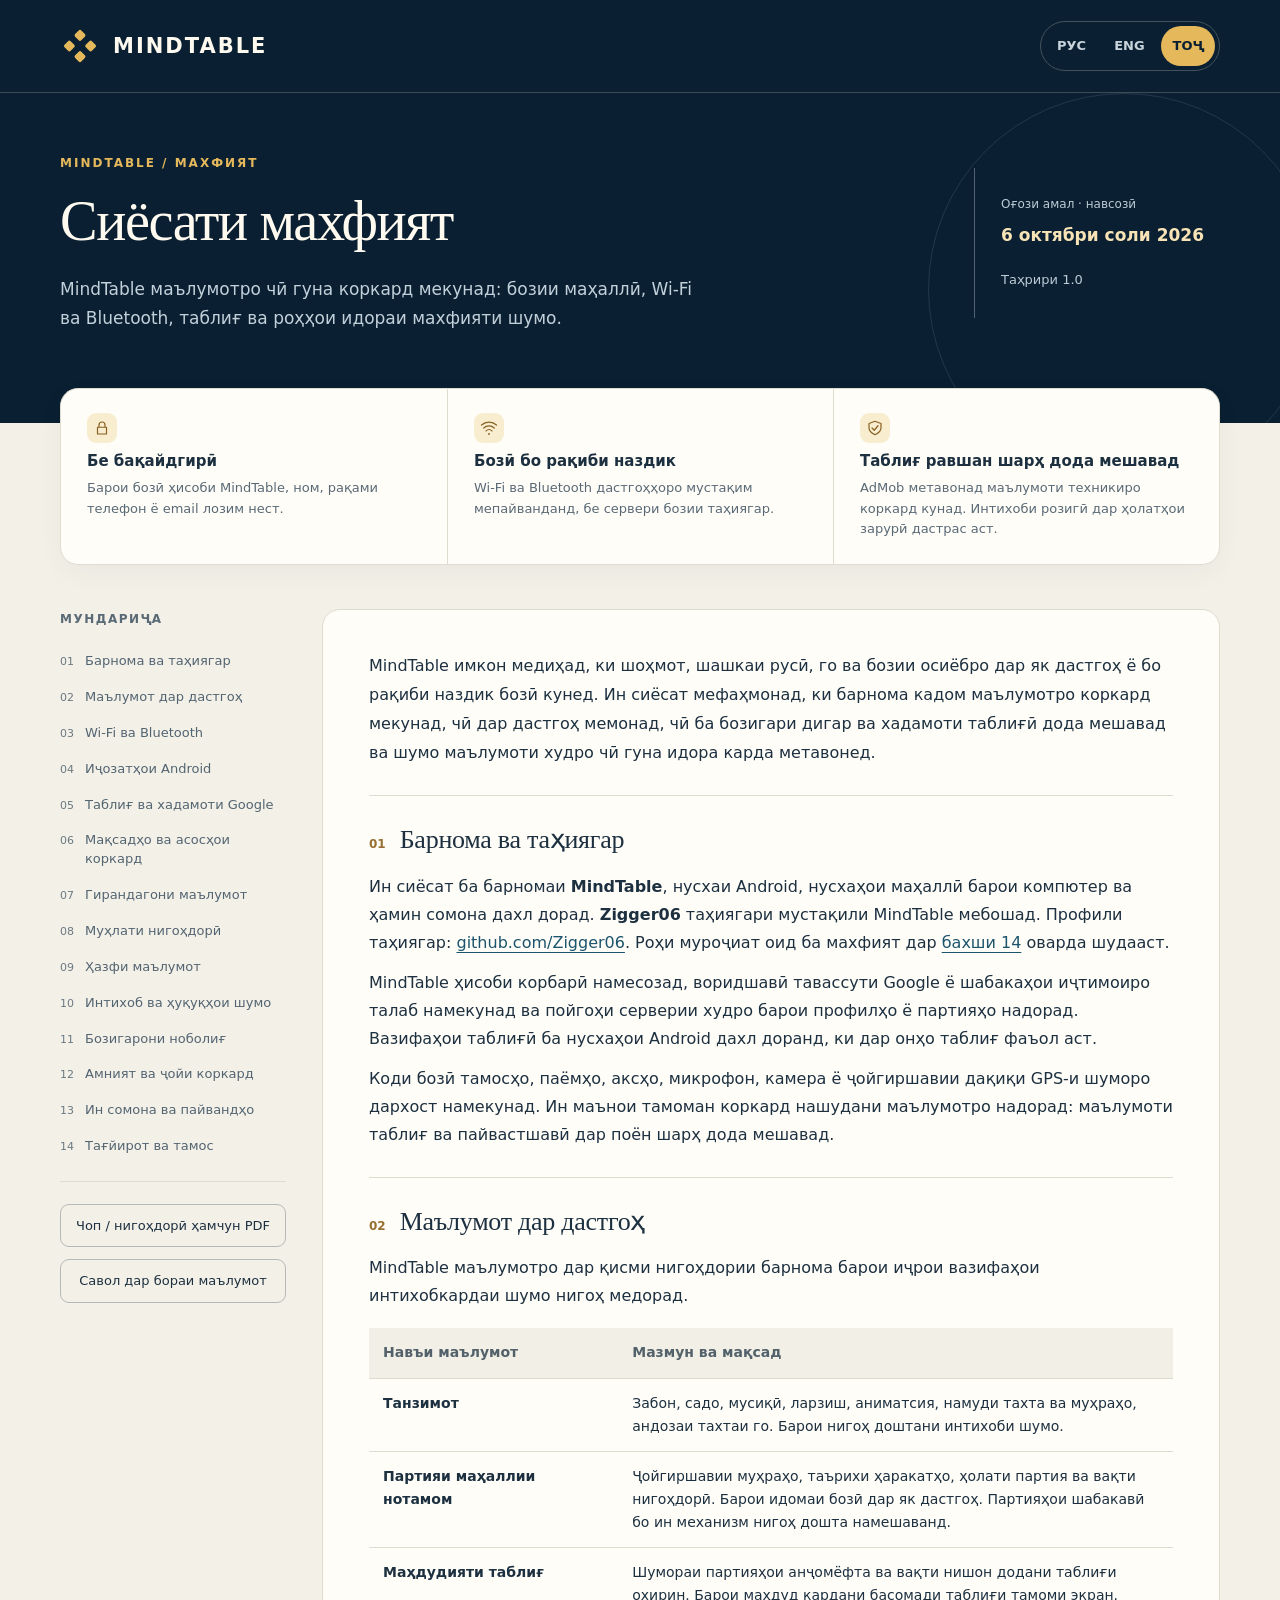
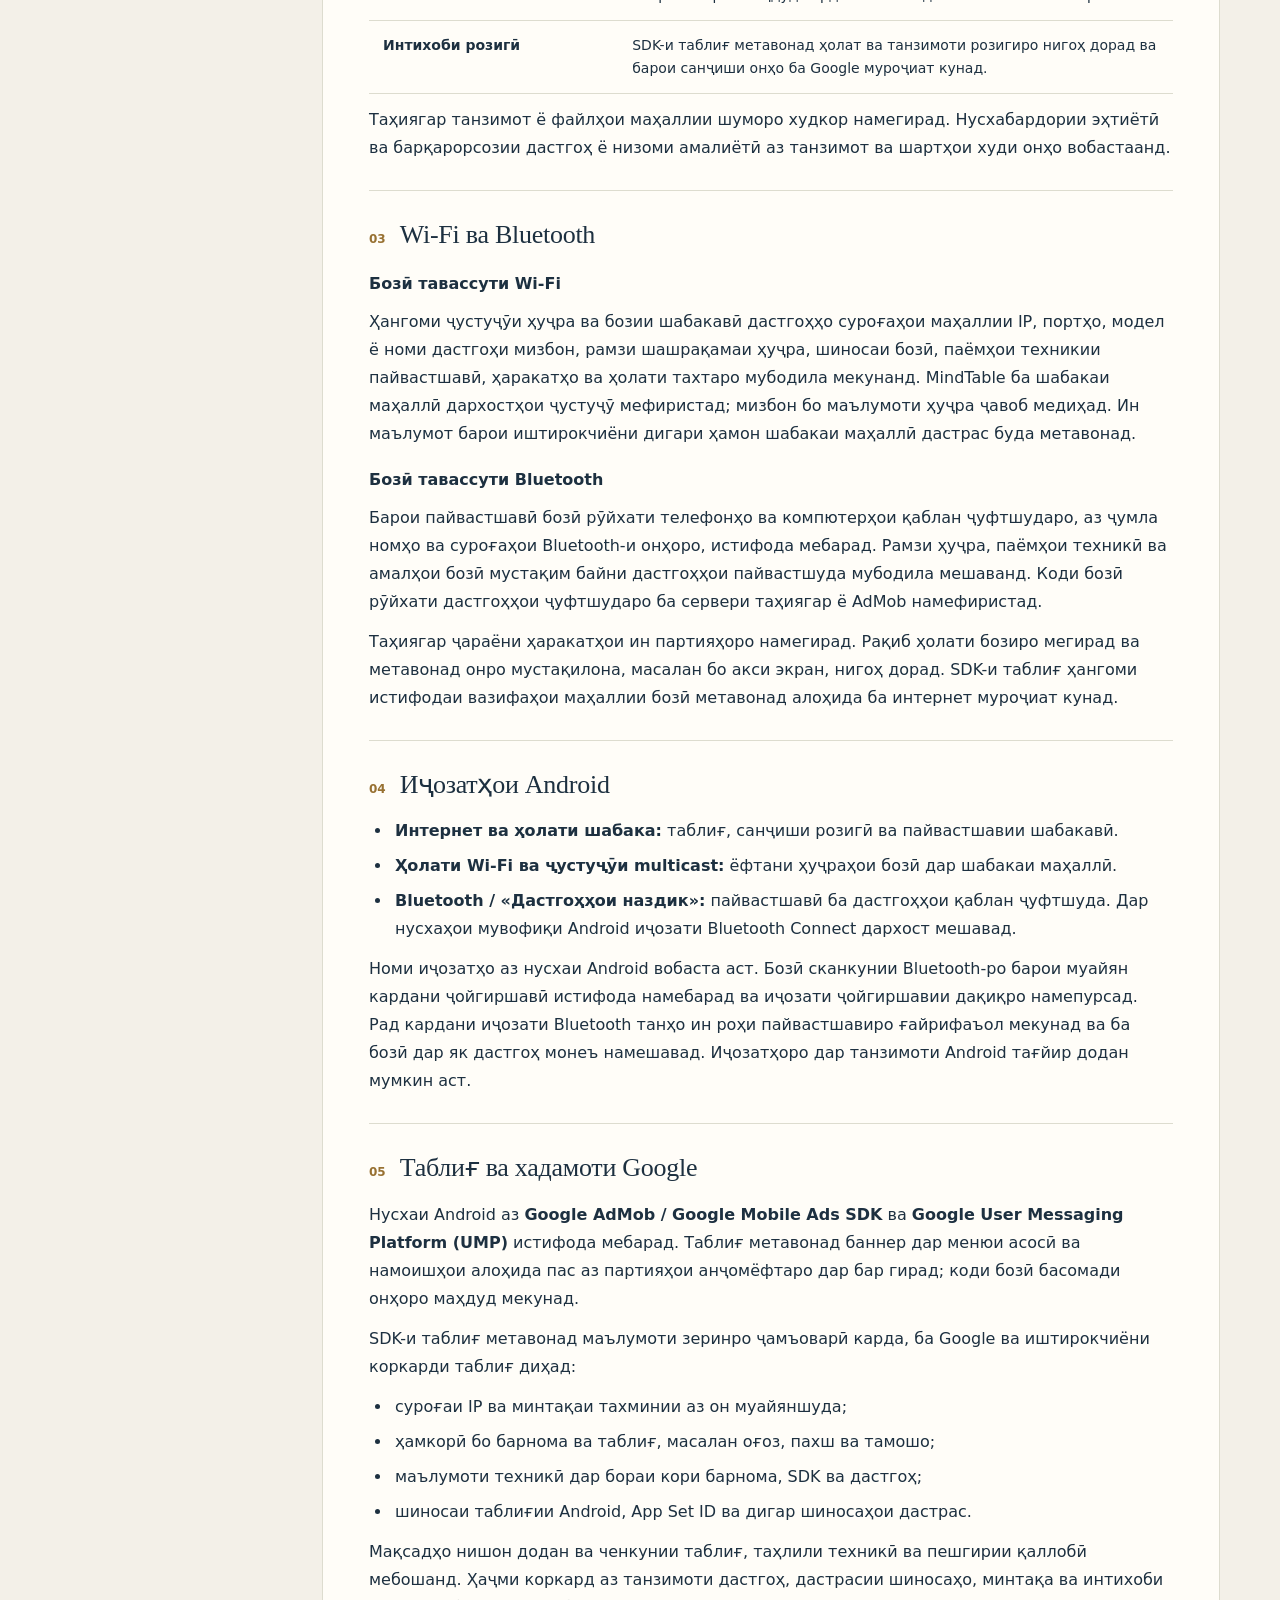
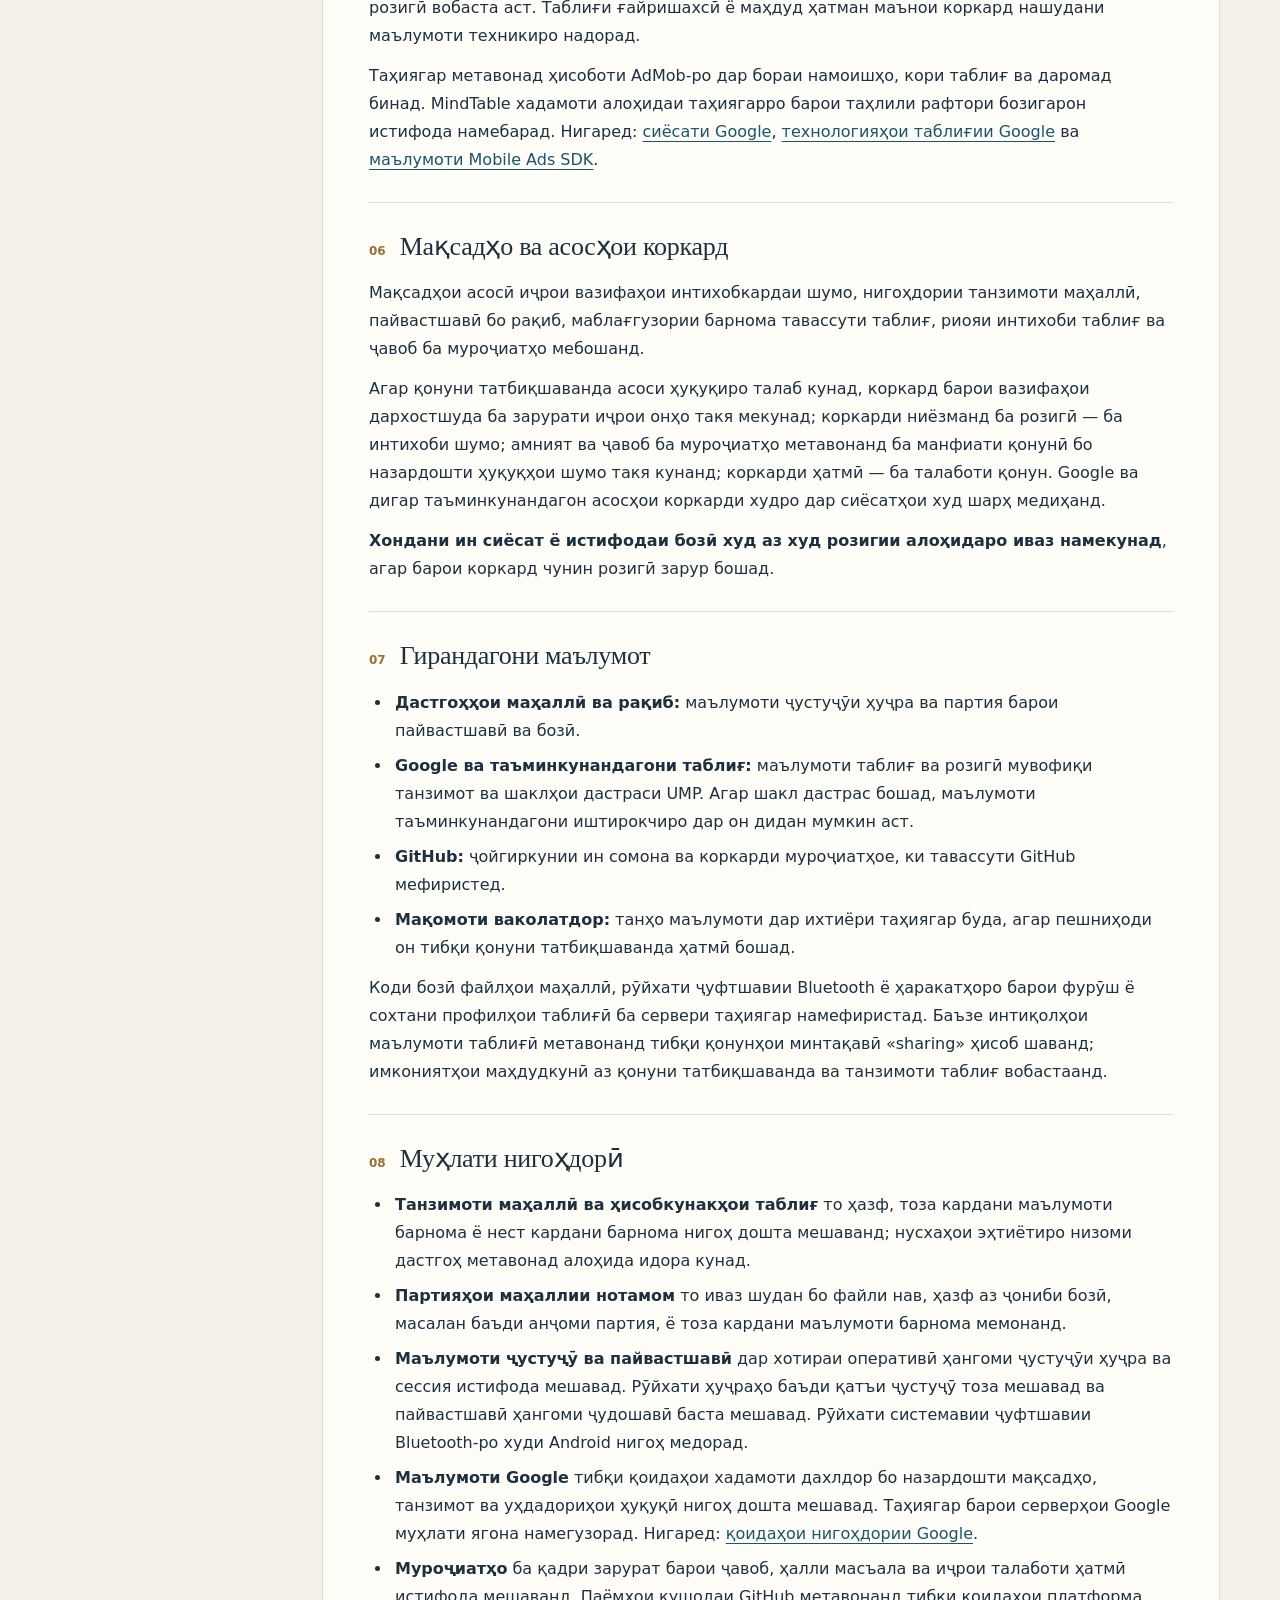
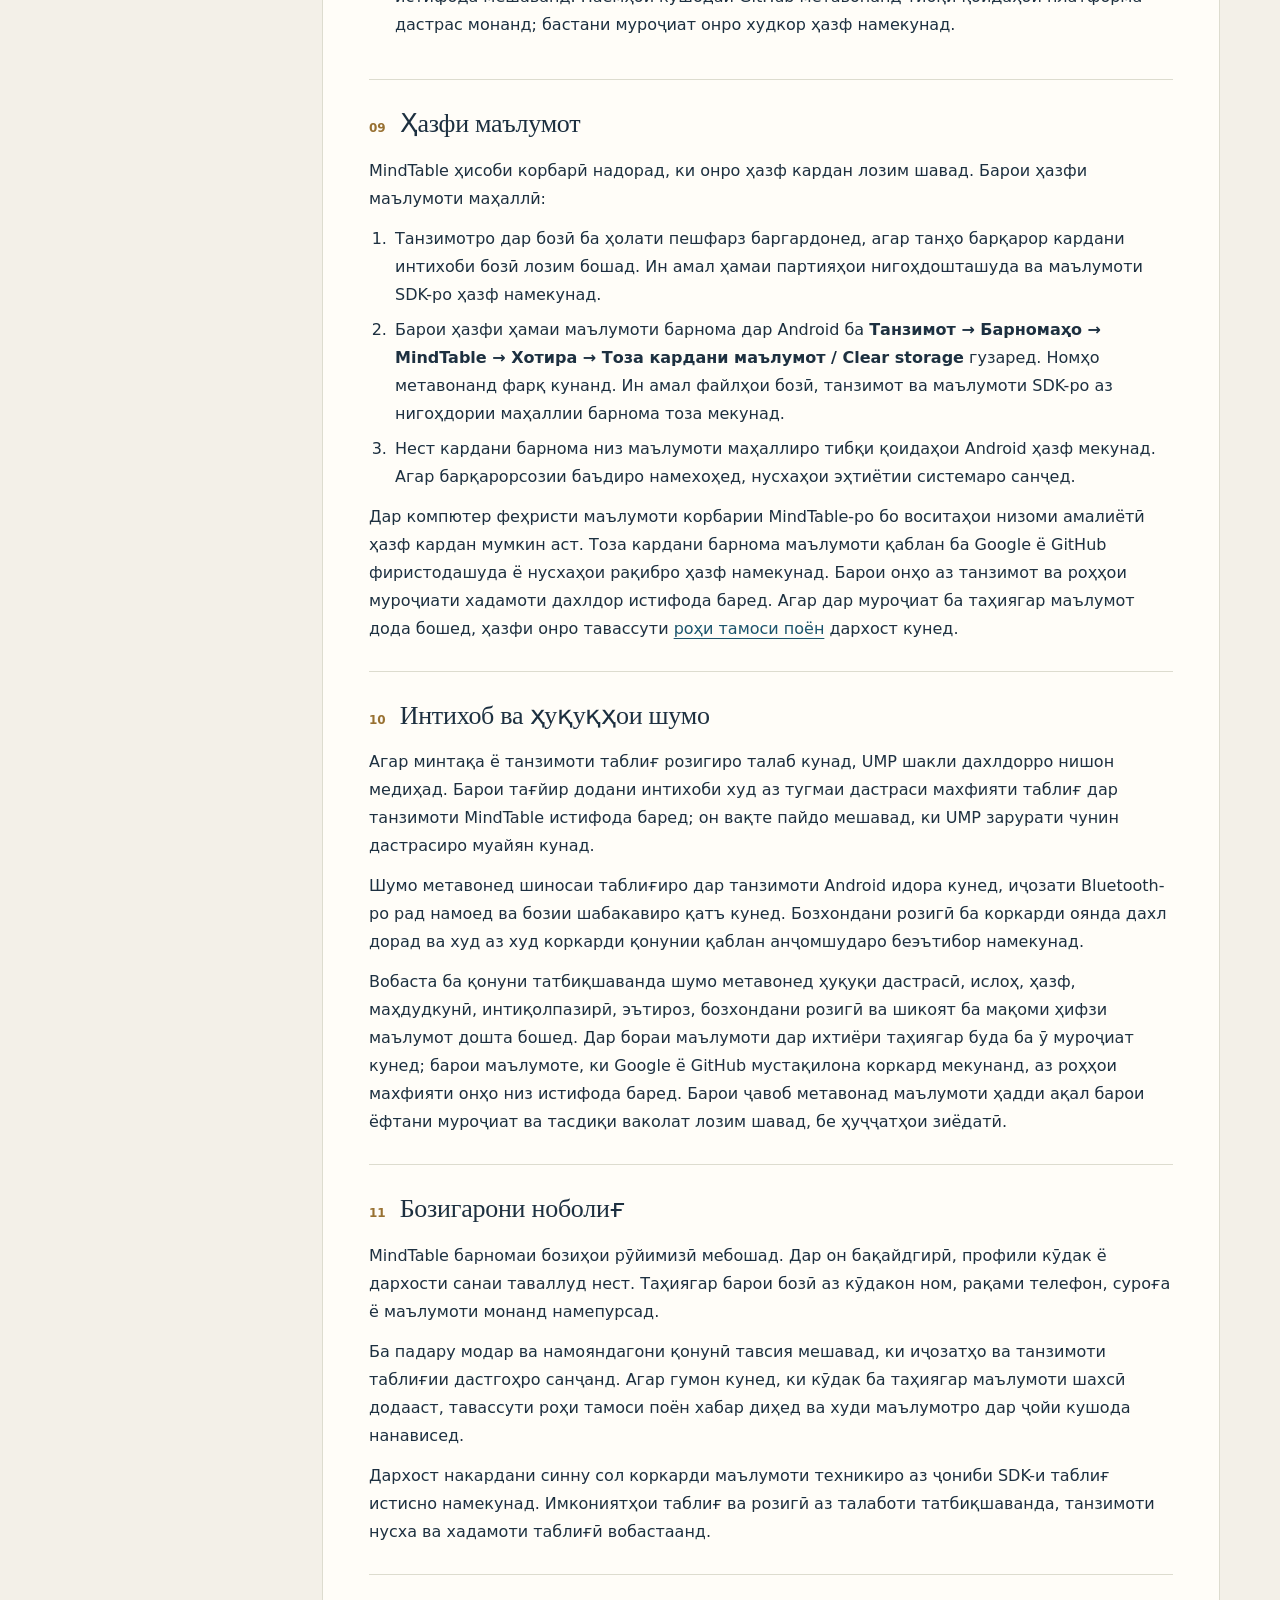
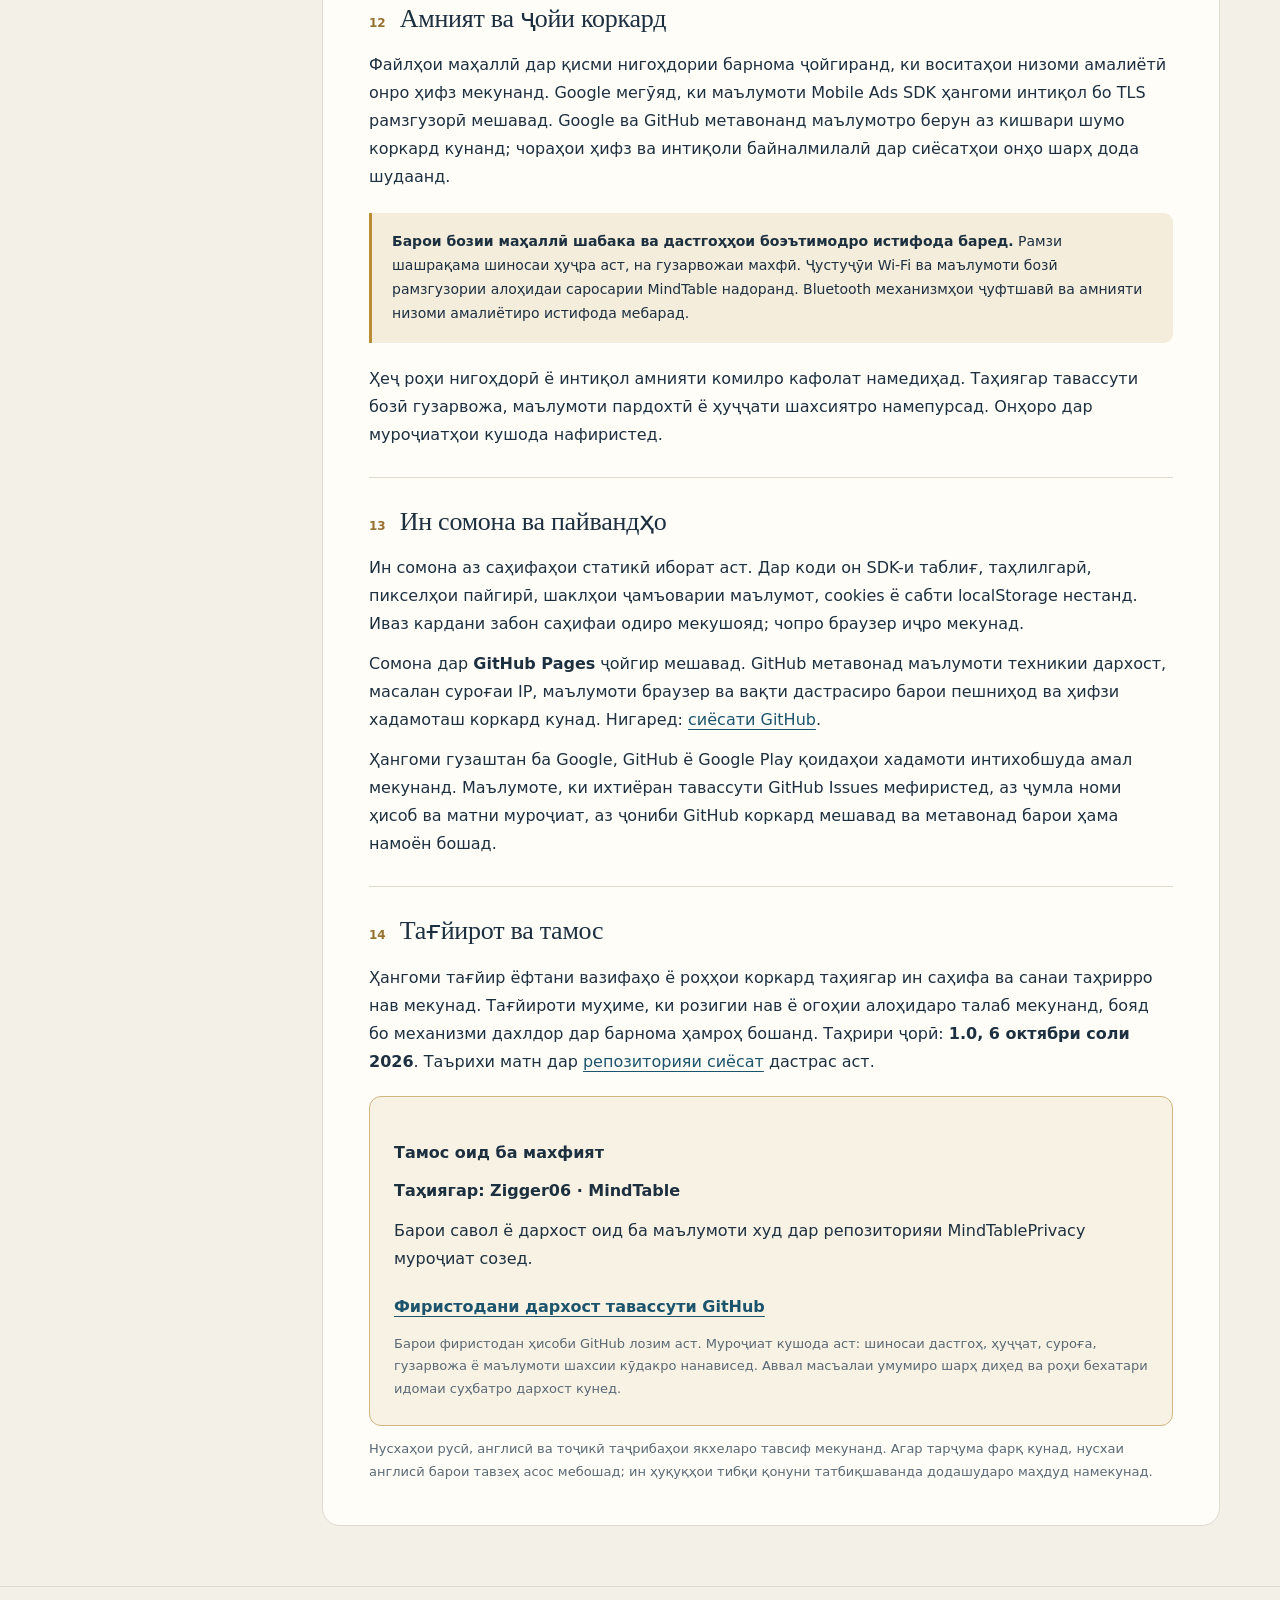
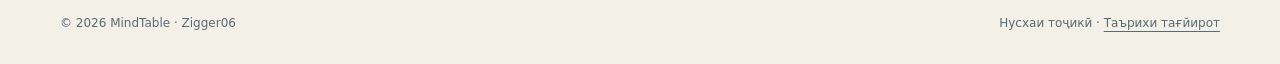
<file: tg/index.html>
<!doctype html>
<html lang="tg">
<head>
  <meta charset="utf-8">
  <meta name="viewport" content="width=device-width, initial-scale=1">
  <meta name="description" content="MindTable маълумотро чӣ гуна коркард мекунад: бозии маҳаллӣ, Wi‑Fi ва Bluetooth, таблиғ ва роҳҳои идораи махфияти шумо.">
  <meta name="theme-color" content="#0a2032">
  <meta name="referrer" content="strict-origin-when-cross-origin">
  <meta http-equiv="Content-Security-Policy" content="default-src 'self'; script-src 'self'; style-src 'self'; img-src 'self' data:; font-src 'self'; connect-src 'none'; object-src 'none'; base-uri 'self'; form-action 'none'">
  <title>Сиёсати махфият — MindTable</title>
  <link rel="canonical" href="https://zigger06.github.io/MindTablePrivacy/tg/">
  <link rel="alternate" hreflang="ru" href="https://zigger06.github.io/MindTablePrivacy/">
<link rel="alternate" hreflang="en" href="https://zigger06.github.io/MindTablePrivacy/en/">
<link rel="alternate" hreflang="tg" href="https://zigger06.github.io/MindTablePrivacy/tg/">
<link rel="alternate" hreflang="x-default" href="https://zigger06.github.io/MindTablePrivacy/en/">
  <meta property="og:type" content="website">
  <meta property="og:title" content="Сиёсати махфият — MindTable">
  <meta property="og:description" content="MindTable маълумотро чӣ гуна коркард мекунад: бозии маҳаллӣ, Wi‑Fi ва Bluetooth, таблиғ ва роҳҳои идораи махфияти шумо.">
  <meta property="og:url" content="https://zigger06.github.io/MindTablePrivacy/tg/">
  <link rel="icon" type="image/svg+xml" href="../assets/mark.svg">
  <link rel="stylesheet" href="../assets/style.css">
  <script src="../assets/site.js" defer></script>
</head>
<body>
  <a class="skip-link" href="#policy">Гузаштан ба матни сиёсат</a>
  <header class="site-header">
    <div class="container header-row">
      <a class="brand" href="../index.html" aria-label="MindTable"><img src="../assets/mark.svg" width="40" height="40" alt="">MINDTABLE</a>
      <nav class="language-nav" aria-label="Забони сиёсат"><a href="../index.html" lang="ru" hreflang="ru">РУС</a><a href="../en/index.html" lang="en" hreflang="en">ENG</a><a href="../tg/index.html" lang="tg" hreflang="tg" aria-current="page">ТОҶ</a></nav>
    </div>
  </header>
  <main id="main">
    <div class="hero">
      <div class="container hero-grid">
        <div><p class="eyebrow">MindTable / Махфият</p><h1>Сиёсати махфият</h1><p class="hero-description">MindTable маълумотро чӣ гуна коркард мекунад: бозии маҳаллӣ, Wi‑Fi ва Bluetooth, таблиғ ва роҳҳои идораи махфияти шумо.</p></div>
        <div class="document-meta"><p><span class="meta-label">Оғози амал · навсозӣ</span><time class="meta-date" datetime="2026-10-06">6 октябри соли 2026</time></p><p class="meta-version">Таҳрири 1.0</p></div>
      </div>
    </div>
    <div class="container overview" aria-label="Маълумоти асосӣ"><div class="summary-grid"><div class="summary-item"><span class="summary-icon" aria-hidden="true"><svg viewBox="0 0 24 24" fill="none" stroke="currentColor" stroke-width="1.6" stroke-linecap="round" stroke-linejoin="round"><path d="M8 11V8a4 4 0 0 1 8 0v3M6 11h12v9H6z"/></svg></span><h2>Бе бақайдгирӣ</h2><p>Барои бозӣ ҳисоби MindTable, ном, рақами телефон ё email лозим нест.</p></div><div class="summary-item"><span class="summary-icon" aria-hidden="true"><svg viewBox="0 0 24 24" fill="none" stroke="currentColor" stroke-width="1.6" stroke-linecap="round" stroke-linejoin="round"><path d="M2 8a15 15 0 0 1 20 0M5 12a10 10 0 0 1 14 0M8 16a5 5 0 0 1 8 0"/><circle cx="12" cy="20" r=".5"/></svg></span><h2>Бозӣ бо рақиби наздик</h2><p>Wi‑Fi ва Bluetooth дастгоҳҳоро мустақим мепайванданд, бе сервери бозии таҳиягар.</p></div><div class="summary-item"><span class="summary-icon" aria-hidden="true"><svg viewBox="0 0 24 24" fill="none" stroke="currentColor" stroke-width="1.6" stroke-linecap="round" stroke-linejoin="round"><path d="M12 3 4 6v6c0 5 8 9 8 9s8-4 8-9V6zM8 12l3 3 5-6"/></svg></span><h2>Таблиғ равшан шарҳ дода мешавад</h2><p>AdMob метавонад маълумоти техникиро коркард кунад. Интихоби розигӣ дар ҳолатҳои зарурӣ дастрас аст.</p></div></div></div>
    <div class="container document-layout">
      <aside class="sidebar">
        <nav aria-labelledby="toc-label"><p class="toc-heading" id="toc-label">Мундариҷа</p><ol class="toc"><li><a href="#about"><span class="toc-number">01</span><span>Барнома ва таҳиягар</span></a></li><li><a href="#local-data"><span class="toc-number">02</span><span>Маълумот дар дастгоҳ</span></a></li><li><a href="#multiplayer"><span class="toc-number">03</span><span>Wi‑Fi ва Bluetooth</span></a></li><li><a href="#permissions"><span class="toc-number">04</span><span>Иҷозатҳои Android</span></a></li><li><a href="#advertising"><span class="toc-number">05</span><span>Таблиғ ва хадамоти Google</span></a></li><li><a href="#purposes"><span class="toc-number">06</span><span>Мақсадҳо ва асосҳои коркард</span></a></li><li><a href="#sharing"><span class="toc-number">07</span><span>Гирандагони маълумот</span></a></li><li><a href="#retention"><span class="toc-number">08</span><span>Муҳлати нигоҳдорӣ</span></a></li><li><a href="#deletion"><span class="toc-number">09</span><span>Ҳазфи маълумот</span></a></li><li><a href="#choices"><span class="toc-number">10</span><span>Интихоб ва ҳуқуқҳои шумо</span></a></li><li><a href="#children"><span class="toc-number">11</span><span>Бозигарони ноболиғ</span></a></li><li><a href="#security"><span class="toc-number">12</span><span>Амният ва ҷойи коркард</span></a></li><li><a href="#website"><span class="toc-number">13</span><span>Ин сомона ва пайвандҳо</span></a></li><li><a href="#contact"><span class="toc-number">14</span><span>Тағйирот ва тамос</span></a></li></ol></nav>
        <div class="sidebar-actions"><button class="outline-button" type="button" data-print hidden>Чоп / нигоҳдорӣ ҳамчун PDF</button><a class="outline-button" href="#contact">Савол дар бораи маълумот</a></div>
      </aside>
      <article class="policy-document" id="policy" aria-label="Сиёсати махфият">
        <p class="document-intro">MindTable имкон медиҳад, ки шоҳмот, шашкаи русӣ, го ва бозии осиёбро дар як дастгоҳ ё бо рақиби наздик бозӣ кунед. Ин сиёсат мефаҳмонад, ки барнома кадом маълумотро коркард мекунад, чӣ дар дастгоҳ мемонад, чӣ ба бозигари дигар ва хадамоти таблиғӣ дода мешавад ва шумо маълумоти худро чӣ гуна идора карда метавонед.</p>
        <section class="policy-section" id="about" aria-labelledby="heading-about"><div class="section-heading"><span class="section-number" aria-hidden="true">01</span><h2 id="heading-about">Барнома ва таҳиягар</h2></div><p>Ин сиёсат ба барномаи <strong>MindTable</strong>, нусхаи Android, нусхаҳои маҳаллӣ барои компютер ва ҳамин сомона дахл дорад. <strong>Zigger06</strong> таҳиягари мустақили MindTable мебошад. Профили таҳиягар: <a href="https://github.com/Zigger06">github.com/Zigger06</a>. Роҳи муроҷиат оид ба махфият дар <a href="#contact">бахши 14</a> оварда шудааст.</p>
            <p>MindTable ҳисоби корбарӣ намесозад, воридшавӣ тавассути Google ё шабакаҳои иҷтимоиро талаб намекунад ва пойгоҳи серверии худро барои профилҳо ё партияҳо надорад. Вазифаҳои таблиғӣ ба нусхаҳои Android дахл доранд, ки дар онҳо таблиғ фаъол аст.</p>
            <p>Коди бозӣ тамосҳо, паёмҳо, аксҳо, микрофон, камера ё ҷойгиршавии дақиқи GPS-и шуморо дархост намекунад. Ин маънои тамоман коркард нашудани маълумотро надорад: маълумоти таблиғ ва пайвастшавӣ дар поён шарҳ дода мешавад.</p></section><section class="policy-section" id="local-data" aria-labelledby="heading-local-data"><div class="section-heading"><span class="section-number" aria-hidden="true">02</span><h2 id="heading-local-data">Маълумот дар дастгоҳ</h2></div><p>MindTable маълумотро дар қисми нигоҳдории барнома барои иҷрои вазифаҳои интихобкардаи шумо нигоҳ медорад.</p>
            <table class="data-table"><thead><tr><th scope="col">Навъи маълумот</th><th scope="col">Мазмун ва мақсад</th></tr></thead><tbody>
            <tr><td><strong>Танзимот</strong></td><td>Забон, садо, мусиқӣ, ларзиш, аниматсия, намуди тахта ва муҳраҳо, андозаи тахтаи го. Барои нигоҳ доштани интихоби шумо.</td></tr>
            <tr><td><strong>Партияи маҳаллии нотамом</strong></td><td>Ҷойгиршавии муҳраҳо, таърихи ҳаракатҳо, ҳолати партия ва вақти нигоҳдорӣ. Барои идомаи бозӣ дар як дастгоҳ. Партияҳои шабакавӣ бо ин механизм нигоҳ дошта намешаванд.</td></tr>
            <tr><td><strong>Маҳдудияти таблиғ</strong></td><td>Шумораи партияҳои анҷомёфта ва вақти нишон додани таблиғи охирин. Барои маҳдуд кардани басомади таблиғи тамоми экран.</td></tr>
            <tr><td><strong>Интихоби розигӣ</strong></td><td>SDK-и таблиғ метавонад ҳолат ва танзимоти розигиро нигоҳ дорад ва барои санҷиши онҳо ба Google муроҷиат кунад.</td></tr>
            </tbody></table>
            <p>Таҳиягар танзимот ё файлҳои маҳаллии шуморо худкор намегирад. Нусхабардории эҳтиётӣ ва барқарорсозии дастгоҳ ё низоми амалиётӣ аз танзимот ва шартҳои худи онҳо вобастаанд.</p></section><section class="policy-section" id="multiplayer" aria-labelledby="heading-multiplayer"><div class="section-heading"><span class="section-number" aria-hidden="true">03</span><h2 id="heading-multiplayer">Wi‑Fi ва Bluetooth</h2></div><h3>Бозӣ тавассути Wi‑Fi</h3><p>Ҳангоми ҷустуҷӯи ҳуҷра ва бозии шабакавӣ дастгоҳҳо суроғаҳои маҳаллии IP, портҳо, модел ё номи дастгоҳи мизбон, рамзи шашрақамаи ҳуҷра, шиносаи бозӣ, паёмҳои техникии пайвастшавӣ, ҳаракатҳо ва ҳолати тахтаро мубодила мекунанд. MindTable ба шабакаи маҳаллӣ дархостҳои ҷустуҷӯ мефиристад; мизбон бо маълумоти ҳуҷра ҷавоб медиҳад. Ин маълумот барои иштирокчиёни дигари ҳамон шабакаи маҳаллӣ дастрас буда метавонад.</p>
            <h3>Бозӣ тавассути Bluetooth</h3><p>Барои пайвастшавӣ бозӣ рӯйхати телефонҳо ва компютерҳои қаблан ҷуфтшударо, аз ҷумла номҳо ва суроғаҳои Bluetooth-и онҳоро, истифода мебарад. Рамзи ҳуҷра, паёмҳои техникӣ ва амалҳои бозӣ мустақим байни дастгоҳҳои пайвастшуда мубодила мешаванд. Коди бозӣ рӯйхати дастгоҳҳои ҷуфтшударо ба сервери таҳиягар ё AdMob намефиристад.</p>
            <p>Таҳиягар ҷараёни ҳаракатҳои ин партияҳоро намегирад. Рақиб ҳолати бозиро мегирад ва метавонад онро мустақилона, масалан бо акси экран, нигоҳ дорад. SDK-и таблиғ ҳангоми истифодаи вазифаҳои маҳаллии бозӣ метавонад алоҳида ба интернет муроҷиат кунад.</p></section><section class="policy-section" id="permissions" aria-labelledby="heading-permissions"><div class="section-heading"><span class="section-number" aria-hidden="true">04</span><h2 id="heading-permissions">Иҷозатҳои Android</h2></div><ul><li><strong>Интернет ва ҳолати шабака:</strong> таблиғ, санҷиши розигӣ ва пайвастшавии шабакавӣ.</li><li><strong>Ҳолати Wi‑Fi ва ҷустуҷӯи multicast:</strong> ёфтани ҳуҷраҳои бозӣ дар шабакаи маҳаллӣ.</li><li><strong>Bluetooth / «Дастгоҳҳои наздик»:</strong> пайвастшавӣ ба дастгоҳҳои қаблан ҷуфтшуда. Дар нусхаҳои мувофиқи Android иҷозати Bluetooth Connect дархост мешавад.</li></ul>
            <p>Номи иҷозатҳо аз нусхаи Android вобаста аст. Бозӣ сканкунии Bluetooth-ро барои муайян кардани ҷойгиршавӣ истифода намебарад ва иҷозати ҷойгиршавии дақиқро намепурсад. Рад кардани иҷозати Bluetooth танҳо ин роҳи пайвастшавиро ғайрифаъол мекунад ва ба бозӣ дар як дастгоҳ монеъ намешавад. Иҷозатҳоро дар танзимоти Android тағйир додан мумкин аст.</p></section><section class="policy-section" id="advertising" aria-labelledby="heading-advertising"><div class="section-heading"><span class="section-number" aria-hidden="true">05</span><h2 id="heading-advertising">Таблиғ ва хадамоти Google</h2></div><p>Нусхаи Android аз <strong>Google AdMob / Google Mobile Ads SDK</strong> ва <strong>Google User Messaging Platform (UMP)</strong> истифода мебарад. Таблиғ метавонад баннер дар менюи асосӣ ва намоишҳои алоҳида пас аз партияҳои анҷомёфтаро дар бар гирад; коди бозӣ басомади онҳоро маҳдуд мекунад.</p>
            <p>SDK-и таблиғ метавонад маълумоти зеринро ҷамъоварӣ карда, ба Google ва иштирокчиёни коркарди таблиғ диҳад:</p>
            <ul><li>суроғаи IP ва минтақаи тахминии аз он муайяншуда;</li><li>ҳамкорӣ бо барнома ва таблиғ, масалан оғоз, пахш ва тамошо;</li><li>маълумоти техникӣ дар бораи кори барнома, SDK ва дастгоҳ;</li><li>шиносаи таблиғии Android, App Set ID ва дигар шиносаҳои дастрас.</li></ul>
            <p>Мақсадҳо нишон додан ва ченкунии таблиғ, таҳлили техникӣ ва пешгирии қаллобӣ мебошанд. Ҳаҷми коркард аз танзимоти дастгоҳ, дастрасии шиносаҳо, минтақа ва интихоби розигӣ вобаста аст. Таблиғи ғайришахсӣ ё маҳдуд ҳатман маънои коркард нашудани маълумоти техникиро надорад.</p>
            <p>Таҳиягар метавонад ҳисоботи AdMob-ро дар бораи намоишҳо, кори таблиғ ва даромад бинад. MindTable хадамоти алоҳидаи таҳиягарро барои таҳлили рафтори бозигарон истифода намебарад. Нигаред: <a href="https://policies.google.com/privacy">сиёсати Google</a>, <a href="https://policies.google.com/technologies/ads">технологияҳои таблиғии Google</a> ва <a href="https://developers.google.com/admob/android/privacy/play-data-disclosure">маълумоти Mobile Ads SDK</a>.</p></section><section class="policy-section" id="purposes" aria-labelledby="heading-purposes"><div class="section-heading"><span class="section-number" aria-hidden="true">06</span><h2 id="heading-purposes">Мақсадҳо ва асосҳои коркард</h2></div><p>Мақсадҳои асосӣ иҷрои вазифаҳои интихобкардаи шумо, нигоҳдории танзимоти маҳаллӣ, пайвастшавӣ бо рақиб, маблағгузории барнома тавассути таблиғ, риояи интихоби таблиғ ва ҷавоб ба муроҷиатҳо мебошанд.</p>
            <p>Агар қонуни татбиқшаванда асоси ҳуқуқиро талаб кунад, коркард барои вазифаҳои дархостшуда ба зарурати иҷрои онҳо такя мекунад; коркарди ниёзманд ба розигӣ — ба интихоби шумо; амният ва ҷавоб ба муроҷиатҳо метавонанд ба манфиати қонунӣ бо назардошти ҳуқуқҳои шумо такя кунанд; коркарди ҳатмӣ — ба талаботи қонун. Google ва дигар таъминкунандагон асосҳои коркарди худро дар сиёсатҳои худ шарҳ медиҳанд.</p>
            <p><strong>Хондани ин сиёсат ё истифодаи бозӣ худ аз худ розигии алоҳидаро иваз намекунад</strong>, агар барои коркард чунин розигӣ зарур бошад.</p></section><section class="policy-section" id="sharing" aria-labelledby="heading-sharing"><div class="section-heading"><span class="section-number" aria-hidden="true">07</span><h2 id="heading-sharing">Гирандагони маълумот</h2></div><ul><li><strong>Дастгоҳҳои маҳаллӣ ва рақиб:</strong> маълумоти ҷустуҷӯи ҳуҷра ва партия барои пайвастшавӣ ва бозӣ.</li><li><strong>Google ва таъминкунандагони таблиғ:</strong> маълумоти таблиғ ва розигӣ мувофиқи танзимот ва шаклҳои дастраси UMP. Агар шакл дастрас бошад, маълумоти таъминкунандагони иштирокчиро дар он дидан мумкин аст.</li><li><strong>GitHub:</strong> ҷойгиркунии ин сомона ва коркарди муроҷиатҳое, ки тавассути GitHub мефиристед.</li><li><strong>Мақомоти ваколатдор:</strong> танҳо маълумоти дар ихтиёри таҳиягар буда, агар пешниҳоди он тибқи қонуни татбиқшаванда ҳатмӣ бошад.</li></ul>
            <p>Коди бозӣ файлҳои маҳаллӣ, рӯйхати ҷуфтшавии Bluetooth ё ҳаракатҳоро барои фурӯш ё сохтани профилҳои таблиғӣ ба сервери таҳиягар намефиристад. Баъзе интиқолҳои маълумоти таблиғӣ метавонанд тибқи қонунҳои минтақавӣ «sharing» ҳисоб шаванд; имкониятҳои маҳдудкунӣ аз қонуни татбиқшаванда ва танзимоти таблиғ вобастаанд.</p></section><section class="policy-section" id="retention" aria-labelledby="heading-retention"><div class="section-heading"><span class="section-number" aria-hidden="true">08</span><h2 id="heading-retention">Муҳлати нигоҳдорӣ</h2></div><ul><li><strong>Танзимоти маҳаллӣ ва ҳисобкунакҳои таблиғ</strong> то ҳазф, тоза кардани маълумоти барнома ё нест кардани барнома нигоҳ дошта мешаванд; нусхаҳои эҳтиётиро низоми дастгоҳ метавонад алоҳида идора кунад.</li><li><strong>Партияҳои маҳаллии нотамом</strong> то иваз шудан бо файли нав, ҳазф аз ҷониби бозӣ, масалан баъди анҷоми партия, ё тоза кардани маълумоти барнома мемонанд.</li><li><strong>Маълумоти ҷустуҷӯ ва пайвастшавӣ</strong> дар хотираи оперативӣ ҳангоми ҷустуҷӯи ҳуҷра ва сессия истифода мешавад. Рӯйхати ҳуҷраҳо баъди қатъи ҷустуҷӯ тоза мешавад ва пайвастшавӣ ҳангоми ҷудошавӣ баста мешавад. Рӯйхати системавии ҷуфтшавии Bluetooth-ро худи Android нигоҳ медорад.</li><li><strong>Маълумоти Google</strong> тибқи қоидаҳои хадамоти дахлдор бо назардошти мақсадҳо, танзимот ва уҳдадориҳои ҳуқуқӣ нигоҳ дошта мешавад. Таҳиягар барои серверҳои Google муҳлати ягона намегузорад. Нигаред: <a href="https://policies.google.com/technologies/retention">қоидаҳои нигоҳдории Google</a>.</li><li><strong>Муроҷиатҳо</strong> ба қадри зарурат барои ҷавоб, ҳалли масъала ва иҷрои талаботи ҳатмӣ истифода мешаванд. Паёмҳои кушодаи GitHub метавонанд тибқи қоидаҳои платформа дастрас монанд; бастани муроҷиат онро худкор ҳазф намекунад.</li></ul></section><section class="policy-section" id="deletion" aria-labelledby="heading-deletion"><div class="section-heading"><span class="section-number" aria-hidden="true">09</span><h2 id="heading-deletion">Ҳазфи маълумот</h2></div><p>MindTable ҳисоби корбарӣ надорад, ки онро ҳазф кардан лозим шавад. Барои ҳазфи маълумоти маҳаллӣ:</p>
            <ol><li>Танзимотро дар бозӣ ба ҳолати пешфарз баргардонед, агар танҳо барқарор кардани интихоби бозӣ лозим бошад. Ин амал ҳамаи партияҳои нигоҳдошташуда ва маълумоти SDK-ро ҳазф намекунад.</li><li>Барои ҳазфи ҳамаи маълумоти барнома дар Android ба <strong>Танзимот → Барномаҳо → MindTable → Хотира → Тоза кардани маълумот / Clear storage</strong> гузаред. Номҳо метавонанд фарқ кунанд. Ин амал файлҳои бозӣ, танзимот ва маълумоти SDK-ро аз нигоҳдории маҳаллии барнома тоза мекунад.</li><li>Нест кардани барнома низ маълумоти маҳаллиро тибқи қоидаҳои Android ҳазф мекунад. Агар барқарорсозии баъдиро намехоҳед, нусхаҳои эҳтиётии системаро санҷед.</li></ol>
            <p>Дар компютер феҳристи маълумоти корбарии MindTable-ро бо воситаҳои низоми амалиётӣ ҳазф кардан мумкин аст. Тоза кардани барнома маълумоти қаблан ба Google ё GitHub фиристодашуда ё нусхаҳои рақибро ҳазф намекунад. Барои онҳо аз танзимот ва роҳҳои муроҷиати хадамоти дахлдор истифода баред. Агар дар муроҷиат ба таҳиягар маълумот дода бошед, ҳазфи онро тавассути <a href="#contact">роҳи тамоси поён</a> дархост кунед.</p></section><section class="policy-section" id="choices" aria-labelledby="heading-choices"><div class="section-heading"><span class="section-number" aria-hidden="true">10</span><h2 id="heading-choices">Интихоб ва ҳуқуқҳои шумо</h2></div><p>Агар минтақа ё танзимоти таблиғ розигиро талаб кунад, UMP шакли дахлдорро нишон медиҳад. Барои тағйир додани интихоби худ аз тугмаи дастраси махфияти таблиғ дар танзимоти MindTable истифода баред; он вақте пайдо мешавад, ки UMP зарурати чунин дастрасиро муайян кунад.</p>
            <p>Шумо метавонед шиносаи таблиғиро дар танзимоти Android идора кунед, иҷозати Bluetooth-ро рад намоед ва бозии шабакавиро қатъ кунед. Бозхондани розигӣ ба коркарди оянда дахл дорад ва худ аз худ коркарди қонунии қаблан анҷомшударо беэътибор намекунад.</p>
            <p>Вобаста ба қонуни татбиқшаванда шумо метавонед ҳуқуқи дастрасӣ, ислоҳ, ҳазф, маҳдудкунӣ, интиқолпазирӣ, эътироз, бозхондани розигӣ ва шикоят ба мақоми ҳифзи маълумот дошта бошед. Дар бораи маълумоти дар ихтиёри таҳиягар буда ба ӯ муроҷиат кунед; барои маълумоте, ки Google ё GitHub мустақилона коркард мекунанд, аз роҳҳои махфияти онҳо низ истифода баред. Барои ҷавоб метавонад маълумоти ҳадди ақал барои ёфтани муроҷиат ва тасдиқи ваколат лозим шавад, бе ҳуҷҷатҳои зиёдатӣ.</p></section><section class="policy-section" id="children" aria-labelledby="heading-children"><div class="section-heading"><span class="section-number" aria-hidden="true">11</span><h2 id="heading-children">Бозигарони ноболиғ</h2></div><p>MindTable барномаи бозиҳои рӯйимизӣ мебошад. Дар он бақайдгирӣ, профили кӯдак ё дархости санаи таваллуд нест. Таҳиягар барои бозӣ аз кӯдакон ном, рақами телефон, суроға ё маълумоти монанд намепурсад.</p>
            <p>Ба падару модар ва намояндагони қонунӣ тавсия мешавад, ки иҷозатҳо ва танзимоти таблиғии дастгоҳро санҷанд. Агар гумон кунед, ки кӯдак ба таҳиягар маълумоти шахсӣ додааст, тавассути роҳи тамоси поён хабар диҳед ва худи маълумотро дар ҷойи кушода нанависед.</p>
            <p>Дархост накардани синну сол коркарди маълумоти техникиро аз ҷониби SDK-и таблиғ истисно намекунад. Имкониятҳои таблиғ ва розигӣ аз талаботи татбиқшаванда, танзимоти нусха ва хадамоти таблиғӣ вобастаанд.</p></section><section class="policy-section" id="security" aria-labelledby="heading-security"><div class="section-heading"><span class="section-number" aria-hidden="true">12</span><h2 id="heading-security">Амният ва ҷойи коркард</h2></div><p>Файлҳои маҳаллӣ дар қисми нигоҳдории барнома ҷойгиранд, ки воситаҳои низоми амалиётӣ онро ҳифз мекунанд. Google мегӯяд, ки маълумоти Mobile Ads SDK ҳангоми интиқол бо TLS рамзгузорӣ мешавад. Google ва GitHub метавонанд маълумотро берун аз кишвари шумо коркард кунанд; чораҳои ҳифз ва интиқоли байналмилалӣ дар сиёсатҳои онҳо шарҳ дода шудаанд.</p>
            <div class="callout"><p><strong>Барои бозии маҳаллӣ шабака ва дастгоҳҳои боэътимодро истифода баред.</strong> Рамзи шашрақама шиносаи ҳуҷра аст, на гузарвожаи махфӣ. Ҷустуҷӯи Wi‑Fi ва маълумоти бозӣ рамзгузории алоҳидаи саросарии MindTable надоранд. Bluetooth механизмҳои ҷуфтшавӣ ва амнияти низоми амалиётиро истифода мебарад.</p></div>
            <p>Ҳеҷ роҳи нигоҳдорӣ ё интиқол амнияти комилро кафолат намедиҳад. Таҳиягар тавассути бозӣ гузарвожа, маълумоти пардохтӣ ё ҳуҷҷати шахсиятро намепурсад. Онҳоро дар муроҷиатҳои кушода нафиристед.</p></section><section class="policy-section" id="website" aria-labelledby="heading-website"><div class="section-heading"><span class="section-number" aria-hidden="true">13</span><h2 id="heading-website">Ин сомона ва пайвандҳо</h2></div><p>Ин сомона аз саҳифаҳои статикӣ иборат аст. Дар коди он SDK-и таблиғ, таҳлилгарӣ, пикселҳои пайгирӣ, шаклҳои ҷамъоварии маълумот, cookies ё сабти localStorage нестанд. Иваз кардани забон саҳифаи одиро мекушояд; чопро браузер иҷро мекунад.</p>
            <p>Сомона дар <strong>GitHub Pages</strong> ҷойгир мешавад. GitHub метавонад маълумоти техникии дархост, масалан суроғаи IP, маълумоти браузер ва вақти дастрасиро барои пешниҳод ва ҳифзи хадамоташ коркард кунад. Нигаред: <a href="https://docs.github.com/en/site-policy/privacy-policies/github-general-privacy-statement">сиёсати GitHub</a>.</p>
            <p>Ҳангоми гузаштан ба Google, GitHub ё Google Play қоидаҳои хадамоти интихобшуда амал мекунанд. Маълумоте, ки ихтиёран тавассути GitHub Issues мефиристед, аз ҷумла номи ҳисоб ва матни муроҷиат, аз ҷониби GitHub коркард мешавад ва метавонад барои ҳама намоён бошад.</p></section><section class="policy-section" id="contact" aria-labelledby="heading-contact"><div class="section-heading"><span class="section-number" aria-hidden="true">14</span><h2 id="heading-contact">Тағйирот ва тамос</h2></div><p>Ҳангоми тағйир ёфтани вазифаҳо ё роҳҳои коркард таҳиягар ин саҳифа ва санаи таҳрирро нав мекунад. Тағйироти муҳиме, ки розигии нав ё огоҳии алоҳидаро талаб мекунанд, бояд бо механизми дахлдор дар барнома ҳамроҳ бошанд. Таҳрири ҷорӣ: <strong>1.0, 6 октябри соли 2026</strong>. Таърихи матн дар <a href="https://github.com/Zigger06/MindTablePrivacy/commits/main/">репозиторияи сиёсат</a> дастрас аст.</p>
            <div class="contact-box"><h3>Тамос оид ба махфият</h3><p><strong>Таҳиягар: Zigger06 · MindTable</strong></p><p>Барои савол ё дархост оид ба маълумоти худ дар репозиторияи MindTablePrivacy муроҷиат созед.</p><a class="contact-link" href="https://github.com/Zigger06/MindTablePrivacy/issues/new?title=MindTable%20privacy%20request">Фиристодани дархост тавассути GitHub</a><p class="small">Барои фиристодан ҳисоби GitHub лозим аст. Муроҷиат кушода аст: шиносаи дастгоҳ, ҳуҷҷат, суроға, гузарвожа ё маълумоти шахсии кӯдакро нанависед. Аввал масъалаи умумиро шарҳ диҳед ва роҳи бехатари идомаи суҳбатро дархост кунед.</p></div>
            <p class="small">Нусхаҳои русӣ, англисӣ ва тоҷикӣ таҷрибаҳои якхеларо тавсиф мекунанд. Агар тарҷума фарқ кунад, нусхаи англисӣ барои тавзеҳ асос мебошад; ин ҳуқуқҳои тибқи қонуни татбиқшаванда додашударо маҳдуд намекунад.</p></section>
      </article>
    </div>
  </main>
  <footer class="site-footer"><div class="container footer-row"><p>© 2026 MindTable · Zigger06</p><p>Нусхаи тоҷикӣ · <a href="https://github.com/Zigger06/MindTablePrivacy">Таърихи тағйирот</a></p></div></footer>
</body>
</html>
</file>
<file: assets/style.css>
:root {
  color-scheme: light;
  --navy: #0a2032;
  --navy-light: #14344a;
  --gold: #e5b85b;
  --gold-light: #f7e3b5;
  --paper: #fffdf8;
  --background: #f3f0e8;
  --ink: #1d3040;
  --muted: #596975;
  --line: #dddccf;
  --radius: 18px;
}
* { box-sizing: border-box; }
html { scroll-behavior: smooth; scroll-padding-top: 30px; }
body { margin: 0; color: var(--ink); background: var(--background); font-family: system-ui, -apple-system, BlinkMacSystemFont, "Segoe UI", sans-serif; font-size: 16px; line-height: 1.75; }
a { color: #1b546c; text-decoration-thickness: 1px; text-underline-offset: 4px; }
a:hover { color: #98621a; }
button, a { -webkit-tap-highlight-color: transparent; }
:focus-visible { outline: 3px solid #af7b22; outline-offset: 5px; border-radius: 4px; }
button { font: inherit; cursor: pointer; }
[hidden] { display: none !important; }
.skip-link { position: fixed; top: 12px; left: 12px; z-index: 5; transform: translateY(-180%); padding: 12px 18px; color: var(--navy); background: white; border-radius: 8px; }
.skip-link:focus { transform: translateY(0); }
.container { width: min(1160px, calc(100% - 64px)); margin-inline: auto; }
.site-header { background: var(--navy); color: white; border-bottom: 1px solid #3a4c55; }
.header-row { display: flex; justify-content: space-between; align-items: center; gap: 24px; min-height: 92px; }
.brand { display: inline-flex; align-items: center; gap: 13px; color: #fffaf0; text-decoration: none; font-size: 21px; font-weight: 650; letter-spacing: 2px; white-space: nowrap; }
.brand:hover { color: white; }
.brand img { width: 40px; height: 40px; }
.language-nav { display: flex; gap: 4px; padding: 4px; border: 1px solid #41525b; border-radius: 30px; }
.language-nav a { display: grid; place-items: center; min-width: 52px; min-height: 40px; padding: 5px 12px; border-radius: 24px; color: #c8d3db; text-decoration: none; font-size: 13px; font-weight: 650; }
.language-nav a[aria-current="page"] { color: var(--navy); background: var(--gold); }
.language-nav a:hover { background: #244355; color: white; }
.language-nav a[aria-current="page"]:hover { color: var(--navy); background: var(--gold-light); }
.hero { position: relative; overflow: hidden; padding: 60px 0 90px; color: #fffaf0; background: var(--navy); }
.hero::after { position: absolute; content: ""; right: -40px; top: 0; width: 390px; height: 390px; border: 1px solid #354756; border-radius: 50%; pointer-events: none; opacity: .6; }
.hero-grid { position: relative; z-index: 1; display: grid; grid-template-columns: minmax(0, 1fr) 246px; align-items: center; gap: 60px; }
.eyebrow { margin: 0 0 16px; color: var(--gold); text-transform: uppercase; font-size: 12px; font-weight: 700; letter-spacing: 2px; }
h1 { max-width: 800px; margin: 0 0 22px; font: 500 clamp(32px, 4.4vw, 60px)/1.12 Georgia, "Times New Roman", serif; letter-spacing: -.025em; overflow-wrap: anywhere; }
.hero-description { max-width: 650px; margin: 0; color: #c2d0da; font-size: 17px; line-height: 1.7; }
.document-meta { padding: 26px 0 26px 26px; border-left: 1px solid #516273; }
.document-meta p { margin: 0; }
.meta-label { display: block; margin-bottom: 6px; color: #bbcad4; font-size: 12px; }
.meta-date { color: var(--gold-light); font-size: 17px; font-weight: 600; }
.meta-version { margin-top: 18px !important; color: #bbcad4; font-size: 13px; }
.overview { position: relative; z-index: 2; margin-top: -35px; }
.summary-grid { display: grid; grid-template-columns: repeat(3, minmax(0, 1fr)); overflow: hidden; border: 1px solid var(--line); border-radius: var(--radius); background: var(--paper); box-shadow: 0 8px 28px #0a20320a; }
.summary-item { padding: 24px 26px; }
.summary-item + .summary-item { border-left: 1px solid var(--line); }
.summary-icon { display: inline-flex; align-items: center; justify-content: center; width: 30px; height: 30px; margin-bottom: 8px; color: #886122; background: #f8edcf; border-radius: 9px; }
.summary-icon svg { width: 18px; height: 18px; }
.summary-item h2 { margin: 0 0 6px; font-size: 15px; font-weight: 700; line-height: 1.4; }
.summary-item p { margin: 0; color: var(--muted); font-size: 13px; line-height: 1.6; }
.document-layout { display: grid; grid-template-columns: 226px minmax(0, 1fr); align-items: start; gap: 36px; margin-top: 44px; margin-bottom: 60px; }
.sidebar { position: sticky; top: 24px; }
.toc-heading { margin: 0 0 15px; color: var(--muted); font-size: 12px; letter-spacing: 1.5px; text-transform: uppercase; font-weight: 700; }
.toc { display: grid; gap: 3px; margin: 0; padding: 0; list-style: none; }
.toc a { display: grid; grid-template-columns: 25px minmax(0, 1fr); padding: 7px 10px; margin-left: -10px; border-radius: 7px; color: #536471; font-size: 13px; text-decoration: none; line-height: 1.45; }
.toc a:hover, .toc a[aria-current="location"] { color: var(--navy); background: #e6e8e0; }
.toc-number { color: #6b7a82; font-size: 11px; padding-top: 2px; }
.sidebar-actions { display: grid; gap: 12px; padding-top: 22px; margin-top: 18px; border-top: 1px solid var(--line); }
.outline-button { padding: 11px 14px; border: 1px solid #b4b9b8; border-radius: 9px; color: var(--ink); background: transparent; font-size: 13px; line-height: 1.5; text-align: center; text-decoration: none; }
.outline-button:hover { background: #e7e7dc; color: var(--navy); }
.policy-document { min-width: 0; padding: 42px 46px; border: 1px solid var(--line); border-radius: var(--radius); background: var(--paper); }
.document-intro { margin: 0 0 28px; font-size: 16px; line-height: 1.8; }
.policy-section { scroll-margin-top: 26px; padding: 28px 0; border-top: 1px solid var(--line); }
.policy-section:last-child { padding-bottom: 0; }
.section-heading { display: flex; align-items: baseline; gap: 14px; margin-bottom: 16px; }
.section-heading h2 { margin: 0; font: 500 26px/1.25 Georgia, "Times New Roman", serif; letter-spacing: -.01em; }
.section-number { flex: none; color: #987132; font-size: 12px; font-weight: 650; font-variant-numeric: tabular-nums; }
.policy-section h3 { margin: 20px 0 8px; font-size: 16px; line-height: 1.5; }
.policy-section p { margin: 12px 0; }
.policy-section p:last-child { margin-bottom: 0; }
.policy-section ul, .policy-section ol { margin: 12px 0; padding-left: 23px; }
.policy-section li { margin: 7px 0; padding-left: 3px; }
.policy-section strong { font-weight: 650; }
.callout { margin: 22px 0; padding: 17px 20px; border-left: 3px solid #bb8d37; border-radius: 0 9px 9px 0; background: #f4eddc; font-size: 14px; line-height: 1.7; }
.callout p { margin: 0; }
.data-table { width: 100%; border-collapse: collapse; margin-top: 18px; font-size: 14px; line-height: 1.65; }
.data-table th { color: #53616a; background: #f1efe6; font-weight: 650; text-align: left; }
.data-table th, .data-table td { vertical-align: top; padding: 13px 14px; border-bottom: 1px solid var(--line); }
.data-table th:first-child, .data-table td:first-child { width: 31%; }
.data-table td strong { display: block; }
.contact-box { margin-top: 20px; padding: 24px; border-radius: 12px; border: 1px solid #cfb67f; background: #f8f2e4; }
.contact-link { display: inline-block; margin-top: 8px; font-weight: 600; }
.small { font-size: 13px; color: var(--muted); }
.site-footer { border-top: 1px solid var(--line); padding: 26px 0 30px; color: var(--muted); font-size: 12px; }
.footer-row { display: flex; flex-wrap: wrap; justify-content: space-between; gap: 12px 24px; }
.footer-row p { margin: 0; }
.footer-row a { color: inherit; }
@media (max-width: 1000px) {
  .hero-grid { gap: 30px; grid-template-columns: minmax(0, 1fr) 200px; }
  .document-layout { grid-template-columns: 190px minmax(0, 1fr); gap: 24px; }
  .policy-document { padding: 30px; }
  .summary-item { padding: 21px; }
}
@media (max-width: 760px) {
  .container { width: calc(100% - 36px); }
  .header-row { min-height: 80px; gap: 10px; }
  .brand { font-size: 17px; letter-spacing: 1.2px; gap: 8px; }
  .brand img { width: 32px; height: 32px; }
  .language-nav { gap: 1px; padding: 3px; }
  .language-nav a { min-width: 42px; min-height: 37px; padding: 4px 8px; font-size: 12px; }
  .hero { padding: 40px 0 62px; }
  .hero-grid { display: block; }
  .hero-description { font-size: 16px; }
  .document-meta { display: flex; flex-wrap: wrap; align-items: center; gap: 10px 20px; margin-top: 26px; padding: 16px 0 0; border-left: 0; border-top: 1px solid #415261; }
  .meta-label { font-size: 11px; }
  .meta-date { font-size: 14px; }
  .meta-version { margin-top: 0 !important; }
  .summary-grid { grid-template-columns: 1fr; }
  .summary-item { display: grid; grid-template-columns: 30px minmax(0, 1fr); column-gap: 13px; padding: 16px 19px; }
  .summary-icon { grid-row: span 2; margin-top: 2px; margin-bottom: 0; }
  .summary-item + .summary-item { border-left: 0; border-top: 1px solid var(--line); }
  .summary-item h2 { font-size: 14px; margin-bottom: 3px; }
  .summary-item p { font-size: 12px; }
  .document-layout { display: block; margin-top: 28px; margin-bottom: 35px; }
  .sidebar { position: static; padding: 0 2px 25px; }
  .toc { grid-template-columns: repeat(2, minmax(0, 1fr)); column-gap: 13px; }
  .toc a { padding: 8px 6px; margin-left: 0; font-size: 12px; grid-template-columns: 22px minmax(0, 1fr); }
  .sidebar-actions { display: flex; flex-wrap: wrap; gap: 10px; padding-top: 16px; margin-top: 10px; }
  .outline-button { flex: 1; min-width: 130px; }
  .policy-document { padding: 26px 22px; border-radius: 13px; }
  .section-heading { gap: 10px; }
  .section-heading h2 { font-size: 24px; }
  .policy-section { padding: 25px 0; }
  .data-table { font-size: 13px; }
  .data-table th, .data-table td { padding: 11px 8px; }
  .contact-box { padding: 18px; }
}
@media (max-width: 380px) {
  .container { width: calc(100% - 24px); }
  .brand { font-size: 15px; gap: 6px; }
  .brand img { width: 28px; height: 28px; }
  .language-nav a { min-width: 37px; min-height: 35px; padding: 4px 6px; }
  .policy-document { padding: 23px 17px; }
  .section-heading h2 { font-size: 22px; }
}
@media (prefers-reduced-motion: reduce) { html { scroll-behavior: auto; } }
@media print {
  :root { --ink: #111; --muted: #444; --line: #ccc; }
  body { background: white; font-size: 11pt; line-height: 1.6; }
  .container { width: 100%; }
  .skip-link, .language-nav, .sidebar, .overview, .hero::after { display: none; }
  .site-header, .hero { background: white; color: black; }
  .header-row { min-height: 45px; }
  .brand { color: black; font-size: 17pt; }
  .brand img { width: 28px; height: 28px; }
  .hero { padding: 22px 0; }
  .hero-grid { display: block; }
  h1 { font-size: 29pt; margin-bottom: 12px; }
  .eyebrow, .hero-description, .meta-label, .meta-date, .meta-version { color: #333; }
  .document-meta { display: flex; gap: 30px; padding: 12px 0 0; border: 0; }
  .meta-version { margin-top: 0 !important; }
  .document-layout { display: block; margin-top: 0; }
  .policy-document { border: 0; border-radius: 0; padding: 0; }
  .policy-section { padding: 18px 0; }
  .section-heading { break-after: avoid; }
  .section-heading h2 { font-size: 16pt; }
  .callout, .contact-box { background: white; border: 1px solid #ccc; }
  .data-table { font-size: 10pt; }
  tr { break-inside: avoid; }
  a { color: black; }
  .contact-link::after { content: " (" attr(href) ")"; font-size: 9pt; overflow-wrap: anywhere; }
  .site-footer { padding-top: 14px; }
  @page { margin: 18mm; }
}
</file>
